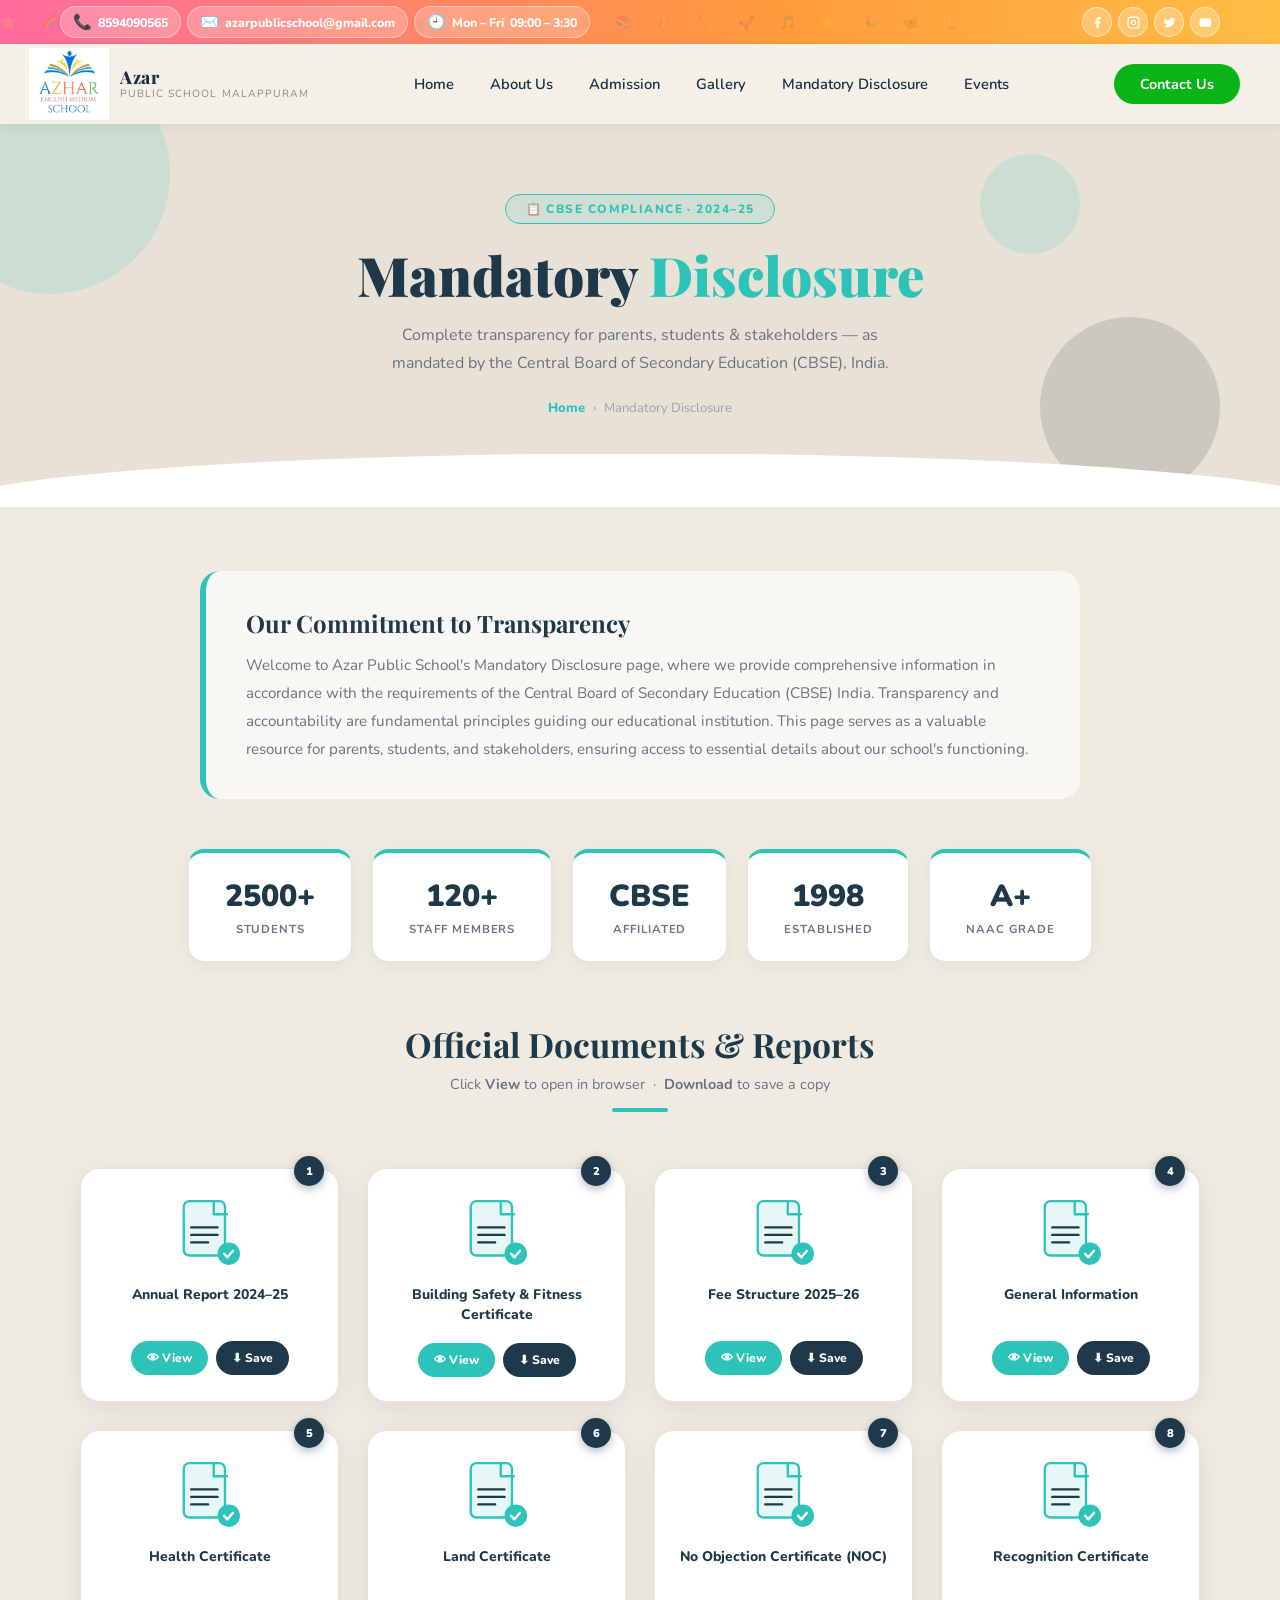
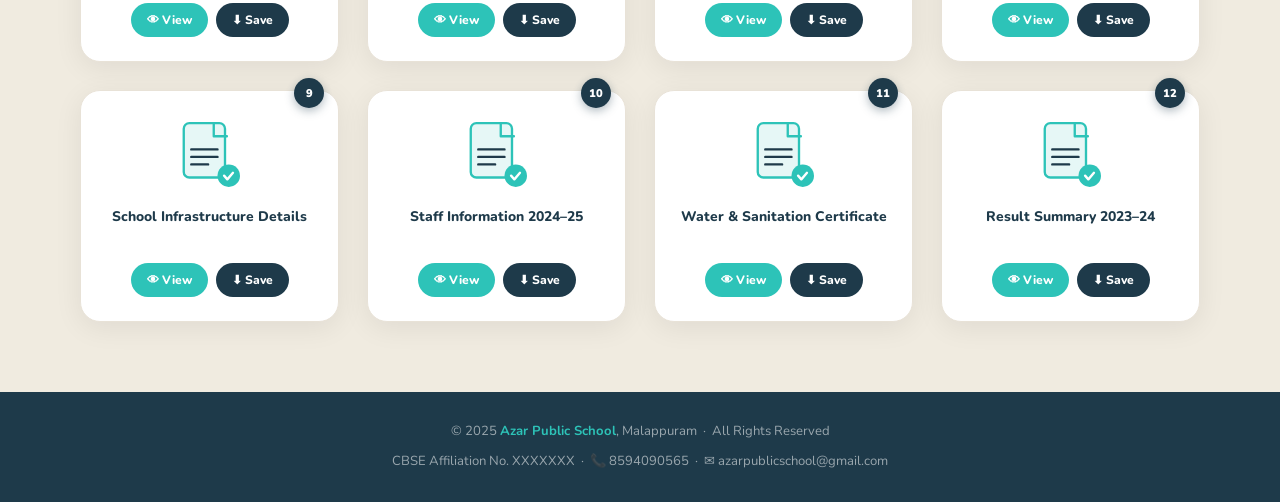
<file: manditary_discloser/index.html>
<!DOCTYPE html>
<html lang="en">
<head>
  <meta charset="UTF-8"/>
  <meta name="viewport" content="width=device-width, initial-scale=1.0"/>
  <title>Mandatory Disclosure – Azar Public School</title>
  <link href="https://fonts.googleapis.com/css2?family=Nunito:wght@400;600;700;800;900&family=Playfair+Display:wght@700;900&display=swap" rel="stylesheet"/>
  <link rel="stylesheet" href="/style.css"/>
  <style>
    /* ══════════════════════════════
       MANDATORY DISCLOSURE PAGE STYLES
       Add these to your style.css
    ══════════════════════════════ */

    /* ── HERO BANNER ── */
    .md-hero {
      background: var(--sand, #eee8da);
      position: relative;
      overflow: hidden;
      padding: 70px 40px 90px;
      text-align: center;
    }
    .md-hero::after {
      content: '';
      position: absolute;
      bottom: -2px; left: 0; right: 0;
      height: 55px;
      background: #fff;
      clip-path: ellipse(55% 100% at 50% 100%);
    }
    .md-hero-blob {
      position: absolute;
      border-radius: 50%;
      opacity: 0.15;
      pointer-events: none;
    }
    .md-hero-blob-1 { width: 240px; height: 240px; background: #2dc3b8; top: -70px; left: -70px; }
    .md-hero-blob-2 { width: 180px; height: 180px; background: #1e3a4a; bottom: 10px; right: 60px; }
    .md-hero-blob-3 { width: 100px; height: 100px; background: #2dc3b8; top: 30px; right: 200px; }

    .md-badge {
      display: inline-flex; align-items: center; gap: 7px;
      background: rgba(45,195,184,0.12);
      color: #2dc3b8;
      border: 1.5px solid #2dc3b8;
      border-radius: 50px;
      font-size: 0.75rem;
      font-weight: 800;
      letter-spacing: .12em;
      text-transform: uppercase;
      padding: 6px 20px;
      margin-bottom: 20px;
      animation: mdFadeDown .5s ease both;
    }

    .md-hero h1 {
      font-family: 'Playfair Display', serif;
      font-size: 3.4rem;
      font-weight: 900;
      color: #1e3a4a;
      line-height: 1.15;
      animation: mdFadeDown .6s ease .1s both;
    }
    .md-hero h1 em {
      font-style: normal;
      color: #2dc3b8;
    }

    .md-hero-sub {
      color: #6b7280;
      font-size: 1rem;
      margin-top: 14px;
      max-width: 540px;
      margin-left: auto; margin-right: auto;
      line-height: 1.75;
      animation: mdFadeDown .6s ease .2s both;
    }

    .md-breadcrumb {
      display: flex; justify-content: center;
      align-items: center; gap: 8px;
      margin-top: 22px;
      font-size: 0.82rem; color: #9ca3af;
      animation: mdFadeDown .6s ease .3s both;
    }
    .md-breadcrumb a { color: #2dc3b8; text-decoration: none; font-weight: 800; }

    /* ── INTRO ── */
    .md-intro {
      padding: 64px 40px 10px;
      display: flex; justify-content: center;
    }
    .md-intro-inner {
      max-width: 880px; width: 100%;
      background: #f9f7f3;
      border-radius: 20px;
      padding: 36px 40px;
      border-left: 6px solid #2dc3b8;
    }
    .md-intro-inner h2 {
      font-family: 'Playfair Display', serif;
      font-size: 1.5rem; color: #1e3a4a; margin-bottom: 12px;
    }
    .md-intro-inner p { color: #6b7280; line-height: 1.85; font-size: 0.95rem; }

    /* ── STATS ── */
    .md-stats {
      display: flex; justify-content: center;
      flex-wrap: wrap; gap: 20px;
      padding: 40px 40px 0;
      max-width: 1100px; margin: 0 auto;
    }
    .md-stat {
      background: #fff;
      border: 1.5px solid #e8e2d7;
      border-top: 4px solid #2dc3b8;
      border-radius: 16px;
      padding: 22px 36px;
      text-align: center;
      min-width: 130px;
      box-shadow: 0 4px 18px rgba(0,0,0,0.05);
      transition: transform .2s;
    }
    .md-stat:hover { transform: translateY(-4px); }
    .md-stat strong { display: block; font-size: 1.9rem; font-weight: 900; color: #1e3a4a; }
    .md-stat span { font-size: 0.72rem; color: #6b7280; text-transform: uppercase; letter-spacing: .08em; font-weight: 700; }

    /* ── SECTION HEADING ── */
    .md-section-title {
      text-align: center;
      padding: 60px 40px 16px;
    }
    .md-section-title h2 {
      font-family: 'Playfair Display', serif;
      font-size: 2.1rem; color: #1e3a4a;
    }
    .md-section-title p { color: #6b7280; margin-top: 8px; font-size: 0.9rem; }
    .md-title-line {
      width: 56px; height: 4px;
      background: #2dc3b8; border-radius: 4px;
      margin: 14px auto 0;
    }

    /* ── PDF GRID ── */
    .md-grid {
      display: grid;
      grid-template-columns: repeat(auto-fill, minmax(210px, 1fr));
      gap: 28px;
      max-width: 1200px;
      margin: 40px auto 70px;
      padding: 0 40px;
    }

    .md-card {
      background: #fff;
      border-radius: 20px;
      border: 1.5px solid #e8e2d7;
      box-shadow: 0 6px 28px rgba(0,0,0,0.07);
      padding: 30px 20px 24px;
      text-align: center;
      position: relative;
      overflow: visible;
      transition: transform .25s, box-shadow .25s, border-color .25s;
      animation: mdFadeUp .5s ease both;
    }
    .md-card:hover {
      transform: translateY(-7px);
      box-shadow: 0 18px 44px rgba(45,195,184,0.18);
      border-color: #2dc3b8;
    }

    .md-card-num {
      position: absolute;
      top: -13px; right: 14px;
      width: 30px; height: 30px;
      background: #1e3a4a;
      border-radius: 50%;
      display: flex; align-items: center; justify-content: center;
      font-size: 0.7rem; font-weight: 900; color: #fff;
      box-shadow: 0 3px 10px rgba(30,58,74,0.35);
    }

    .md-card-icon {
      width: 60px; height: 68px;
      margin: 0 auto 18px;
    }
    .md-card-icon svg { width: 100%; height: 100%; }

    .md-card h3 {
      font-size: 0.87rem;
      font-weight: 800;
      color: #1e3a4a;
      margin-bottom: 18px;
      line-height: 1.45;
      min-height: 38px;
    }

    .md-card-btns { display: flex; gap: 8px; justify-content: center; }

    .md-btn-view, .md-btn-dl {
      border: none; border-radius: 50px;
      font-family: 'Nunito', sans-serif;
      font-weight: 800; font-size: 0.76rem;
      cursor: pointer; padding: 9px 16px;
      display: flex; align-items: center; gap: 5px;
      transition: all .2s;
    }
    .md-btn-view { background: #2dc3b8; color: #fff; }
    .md-btn-view:hover { background: #22a89f; transform: scale(1.05); }
    .md-btn-dl { background: #1e3a4a; color: #fff; }
    .md-btn-dl:hover { background: #16303e; transform: scale(1.05); }

    /* ── MODAL ── */
    .md-modal {
      position: fixed; inset: 0;
      background: rgba(10,25,35,0.8);
      backdrop-filter: blur(5px);
      z-index: 9999;
      display: none;
      align-items: center; justify-content: center;
      padding: 20px;
    }
    .md-modal.open { display: flex; }

    .md-modal-box {
      background: #fff;
      border-radius: 22px;
      width: 100%; max-width: 900px;
      height: 90vh;
      display: flex; flex-direction: column;
      overflow: hidden;
      box-shadow: 0 40px 100px rgba(0,0,0,0.35);
      animation: mdPopIn .3s cubic-bezier(.34,1.56,.64,1);
    }

    .md-modal-head {
      background: #1e3a4a;
      padding: 16px 24px;
      display: flex; align-items: center; justify-content: space-between;
      flex-shrink: 0;
    }
    .md-modal-head h3 { color: #fff; font-size: 1rem; font-weight: 800; }
    .md-modal-head-right { display: flex; gap: 10px; align-items: center; }

    .md-modal-dl {
      background: #2dc3b8; color: #fff;
      border: none; border-radius: 50px;
      padding: 8px 20px;
      font-family: 'Nunito', sans-serif;
      font-weight: 800; font-size: 0.82rem;
      cursor: pointer; transition: background .2s;
      display: flex; align-items: center; gap: 6px;
    }
    .md-modal-dl:hover { background: #22a89f; }

    .md-modal-close {
      width: 34px; height: 34px;
      background: rgba(255,255,255,0.15);
      border: none; border-radius: 50%;
      color: #fff; font-size: 1.1rem;
      cursor: pointer; display: flex;
      align-items: center; justify-content: center;
      transition: background .2s;
    }
    .md-modal-close:hover { background: rgba(255,255,255,0.3); }

    .md-modal-body { flex: 1; overflow: hidden; }
    .md-modal-body iframe { width: 100%; height: 100%; border: none; }

    .md-placeholder {
      width: 100%; height: 100%;
      display: flex; flex-direction: column;
      align-items: center; justify-content: center;
      background: #f6f6f6; gap: 14px;
    }
    .md-placeholder .ph-icon { font-size: 5rem; }
    .md-placeholder p { font-weight: 800; color: #1e3a4a; font-size: 1rem; }
    .md-placeholder small { color: #9ca3af; font-size: 0.8rem; max-width: 320px; text-align: center; line-height: 1.6; }

    /* ── FOOTER ── */
    .md-footer {
      background: #1e3a4a;
      color: rgba(255,255,255,0.55);
      text-align: center;
      padding: 28px 40px;
      font-size: 0.82rem;
      line-height: 1.8;
    }
    .md-footer strong { color: #2dc3b8; }
    .md-footer a { color: rgba(255,255,255,0.55); text-decoration: none; }
    .md-footer a:hover { color: #2dc3b8; }

    /* ── KEYFRAMES ── */
    @keyframes mdFadeDown {
      from { opacity: 0; transform: translateY(-18px); }
      to   { opacity: 1; transform: translateY(0); }
    }
    @keyframes mdFadeUp {
      from { opacity: 0; transform: translateY(18px); }
      to   { opacity: 1; transform: translateY(0); }
    }
    @keyframes mdPopIn {
      from { opacity: 0; transform: scale(0.93) translateY(24px); }
      to   { opacity: 1; transform: scale(1) translateY(0); }
    }

    /* ── RESPONSIVE ── */
    @media (max-width: 768px) {
      .md-hero h1 { font-size: 2.2rem; }
      .md-grid { grid-template-columns: repeat(2, 1fr); padding: 0 20px; }
      .md-intro { padding: 40px 20px 10px; }
      .md-intro-inner { padding: 24px; }
      .md-stats { padding: 30px 20px 0; }
    }
    @media (max-width: 440px) {
      .md-grid { grid-template-columns: 1fr; }
    }
  </style>
</head>
<body>

  <!-- ── TOP BAR (your existing topbar from style.css) ── -->
  <div class="topbar">
    <div class="topbar-inner">
      <div class="topbar-left">
        <div class="topbar-item">
          <span class="emoji">📞</span> 8594090565
        </div>
        <div class="topbar-item">
          <span class="emoji">✉️</span> azarpublicschool@gmail.com
        </div>
        <div class="topbar-item">
          <span class="emoji">🕘</span> Mon – Fri &nbsp;09:00 – 3:30
        </div>
      </div>
      <div class="topbar-right">
        <a href="#" class="topbar-social-btn" aria-label="Facebook">
          <svg fill="currentColor" viewBox="0 0 24 24"><path d="M18 2h-3a5 5 0 00-5 5v3H7v4h3v8h4v-8h3l1-4h-4V7a1 1 0 011-1h3z"/></svg>
        </a>
        <a href="#" class="topbar-social-btn" aria-label="Instagram">
          <svg fill="none" stroke="currentColor" stroke-width="2" viewBox="0 0 24 24"><rect x="2" y="2" width="20" height="20" rx="5" ry="5"/><path d="M16 11.37A4 4 0 1112.63 8 4 4 0 0116 11.37z"/><line x1="17.5" y1="6.5" x2="17.51" y2="6.5"/></svg>
        </a>
        <a href="#" class="topbar-social-btn" aria-label="Twitter">
          <svg fill="currentColor" viewBox="0 0 24 24"><path d="M23 3a10.9 10.9 0 01-3.14 1.53 4.48 4.48 0 00-7.86 3v1A10.66 10.66 0 013 4s-4 9 5 13a11.64 11.64 0 01-7 2c9 5 20 0 20-11.5a4.5 4.5 0 00-.08-.83A7.72 7.72 0 0023 3z"/></svg>
        </a>
        <a href="#" class="topbar-social-btn" aria-label="YouTube">
          <svg fill="currentColor" viewBox="0 0 24 24"><path d="M22.54 6.42a2.78 2.78 0 00-1.95-1.96C18.88 4 12 4 12 4s-6.88 0-8.59.46A2.78 2.78 0 001.46 6.42 29 29 0 001 12a29 29 0 00.46 5.58 2.78 2.78 0 001.95 1.96C5.12 20 12 20 12 20s6.88 0 8.59-.46a2.78 2.78 0 001.95-1.96A29 29 0 0023 12a29 29 0 00-.46-5.58z"/><polygon fill="rgba(255,255,255,0.25)" points="9.75 15.02 15.5 12 9.75 8.98 9.75 15.02"/></svg>
        </a>
      </div>
    </div>
  </div>

  <!-- ── NAV (your existing nav from style.css) ── -->
  <nav>
    <div class="nav-inner">
      <a href="#" class="logo">
        <div class="logo-icon">
          <img style="width: 80px;" src="/Assets/AzharLogo.jpeg" alt="Azhar Logo">
        </div>
        <div class="logo-text">
          <div class="school-name">Azar</div>
          <div class="school-sub">Public School Malappuram</div>
        </div>
      </a>
      <ul class="nav-links">
        <li><a href="/">Home</a></li>
        <li><a href="#about">About Us</a></li>
        <li><a href="#admission">Admission</a></li>
        <li><a href="#gallery">Gallery</a></li>
        <li><a href="/manditary_discloser" class="active">Mandatory Disclosure</a></li>
        <li><a href="#contact">Events</a></li>
      </ul>
      <a href="#contact" class="btn-contact">Contact Us</a>
      <div class="hamburger" onclick="toggleMenu()" aria-label="Menu">
        <span></span><span></span><span></span>
      </div>
      <div class="mobile-menu" id="mobileMenu">
        <a href="/" onclick="toggleMenu()">Home</a>
        <a href="#about" onclick="toggleMenu()">About Us</a>
        <a href="#admission" onclick="toggleMenu()">Admission</a>
        <a href="#gallery" onclick="toggleMenu()">Gallery</a>
        <a href="/manditary_discloser" onclick="toggleMenu()">Mandatory Disclosure</a>
        <a href="#contact" onclick="toggleMenu()">Events</a>
      </div>
    </div>
  </nav>

  <!-- ── HERO ── -->
  <section class="md-hero">
    <div class="md-hero-blob md-hero-blob-1"></div>
    <div class="md-hero-blob md-hero-blob-2"></div>
    <div class="md-hero-blob md-hero-blob-3"></div>

    <div class="md-badge">📋 CBSE Compliance · 2024–25</div>

    <h1>Mandatory <em>Disclosure</em></h1>

    <p class="md-hero-sub">
      Complete transparency for parents, students &amp; stakeholders — as mandated by the
      Central Board of Secondary Education (CBSE), India.
    </p>

    <div class="md-breadcrumb">
      <a href="/">Home</a>
      <span>›</span>
      <span>Mandatory Disclosure</span>
    </div>
  </section>

  <!-- ── INTRO ── -->
  <div class="md-intro">
    <div class="md-intro-inner">
      <h2>Our Commitment to Transparency</h2>
      <p>
        Welcome to Azar Public School's Mandatory Disclosure page, where we provide comprehensive information
        in accordance with the requirements of the Central Board of Secondary Education (CBSE) India.
        Transparency and accountability are fundamental principles guiding our educational institution.
        This page serves as a valuable resource for parents, students, and stakeholders, ensuring access
        to essential details about our school's functioning.
      </p>
    </div>
  </div>

  <!-- ── STATS ── -->
  <div class="md-stats">
    <div class="md-stat"><strong>2500+</strong><span>Students</span></div>
    <div class="md-stat"><strong>120+</strong><span>Staff Members</span></div>
    <div class="md-stat"><strong>CBSE</strong><span>Affiliated</span></div>
    <div class="md-stat"><strong>1998</strong><span>Established</span></div>
    <div class="md-stat"><strong>A+</strong><span>NAAC Grade</span></div>
  </div>

  <!-- ── DOCUMENTS ── -->
  <div class="md-section-title">
    <h2>Official Documents &amp; Reports</h2>
    <p>Click <strong>View</strong> to open in browser &nbsp;·&nbsp; <strong>Download</strong> to save a copy</p>
    <div class="md-title-line"></div>
  </div>

  <div class="md-grid" id="mdGrid"></div>

  <!-- ── PDF MODAL ── -->
  <div class="md-modal" id="mdModal">
    <div class="md-modal-box">
      <div class="md-modal-head">
        <h3 id="mdModalTitle">Document</h3>
        <div class="md-modal-head-right">
          <button class="md-modal-dl" id="mdModalDl">⬇ Download</button>
          <button class="md-modal-close" onclick="mdClose()">✕</button>
        </div>
      </div>
      <div class="md-modal-body" id="mdModalBody"></div>
    </div>
  </div>

  <!-- ── FOOTER ── -->
  <footer class="md-footer">
    <p>© 2025 <strong>Azar Public School</strong>, Malappuram &nbsp;·&nbsp; All Rights Reserved</p>
    <p style="margin-top:6px">CBSE Affiliation No. XXXXXXX &nbsp;·&nbsp; <a href="tel:8594090565">📞 8594090565</a> &nbsp;·&nbsp; <a href="mailto:azarpublicschool@gmail.com">✉ azarpublicschool@gmail.com</a></p>
  </footer>

  <!-- ── SCRIPT ── -->
  <script>
    // ── Replace `file: null` with actual PDF paths e.g. "/pdfs/annual-report.pdf"
    const mdDocs = [
      { id:  1, title: "Annual Report 2024–25",                  file: null, icon: "📄" },
      { id:  2, title: "Building Safety & Fitness Certificate",  file: null, icon: "🏗️" },
      { id:  3, title: "Fee Structure 2025–26",                  file: null, icon: "💰" },
      { id:  4, title: "General Information",                    file: null, icon: "ℹ️" },
      { id:  5, title: "Health Certificate",                     file: null, icon: "🏥" },
      { id:  6, title: "Land Certificate",                       file: null, icon: "🗺️" },
      { id:  7, title: "No Objection Certificate (NOC)",         file: null, icon: "✅" },
      { id:  8, title: "Recognition Certificate",                file: null, icon: "🎖️" },
      { id:  9, title: "School Infrastructure Details",          file: null, icon: "🏫" },
      { id: 10, title: "Staff Information 2024–25",              file: null, icon: "👩‍🏫" },
      { id: 11, title: "Water & Sanitation Certificate",         file: null, icon: "💧" },
      { id: 12, title: "Result Summary 2023–24",                 file: null, icon: "📊" },
    ];

    // ── Render cards
    const grid = document.getElementById('mdGrid');
    mdDocs.forEach((doc, i) => {
      const delay = `${i * 0.055}s`;
      grid.innerHTML += `
        <div class="md-card" style="animation-delay:${delay}">
          <div class="md-card-num">${i + 1}</div>
          <div class="md-card-icon">
            <svg viewBox="0 0 64 72" fill="none" xmlns="http://www.w3.org/2000/svg">
              <rect x="4" y="2" width="44" height="58" rx="6" fill="#e6f7f6" stroke="#2dc3b8" stroke-width="2.5"/>
              <path d="M36 2v14h14" stroke="#2dc3b8" stroke-width="2.5" stroke-linecap="round" stroke-linejoin="round"/>
              <path d="M12 30h28M12 38h28M12 46h18" stroke="#1e3a4a" stroke-width="2.5" stroke-linecap="round"/>
              <circle cx="52" cy="58" r="12" fill="#2dc3b8"/>
              <path d="M47 58l3.5 4 6-7" stroke="white" stroke-width="2.5" stroke-linecap="round" stroke-linejoin="round"/>
            </svg>
          </div>
          <h3>${doc.title}</h3>
          <div class="md-card-btns">
            <button class="md-btn-view" onclick="mdOpen(${doc.id})">👁 View</button>
            <button class="md-btn-dl"   onclick="mdDownload(${doc.id})">⬇ Save</button>
          </div>
        </div>`;
    });

    // ── Open modal
    function mdOpen(id) {
      const doc = mdDocs.find(d => d.id === id);
      document.getElementById('mdModalTitle').textContent = doc.title;
      document.getElementById('mdModalDl').onclick = () => mdDownload(id);

      const body = document.getElementById('mdModalBody');
      body.innerHTML = doc.file
        ? `<iframe src="${doc.file}#toolbar=1" title="${doc.title}"></iframe>`
        : `<div class="md-placeholder">
             <div class="ph-icon">${doc.icon}</div>
             <p>${doc.title}</p>
             <small>To display this PDF, set <code>file: "/your-path.pdf"</code> in the <code>mdDocs</code> array inside the script.</small>
           </div>`;

      document.getElementById('mdModal').classList.add('open');
      document.body.style.overflow = 'hidden';
    }

    // ── Close modal
    function mdClose() {
      document.getElementById('mdModal').classList.remove('open');
      document.getElementById('mdModalBody').innerHTML = '';
      document.body.style.overflow = '';
    }

    // ── Click backdrop to close
    document.getElementById('mdModal').addEventListener('click', function(e) {
      if (e.target === this) mdClose();
    });

    // ── ESC to close
    document.addEventListener('keydown', e => { if (e.key === 'Escape') mdClose(); });

    // ── Download
    function mdDownload(id) {
      const doc = mdDocs.find(d => d.id === id);
      if (doc.file) {
        const a = document.createElement('a');
        a.href = doc.file;
        a.download = doc.title.replace(/\s+/g, '_') + '.pdf';
        a.click();
      } else {
        alert(`"${doc.title}"\n\nPlease link a real PDF path in the mdDocs array to enable download.`);
      }
    }

    // ── Mobile menu toggle (matches your existing site)
    function toggleMenu() {
      const menu = document.getElementById('mobileMenu');
      menu.classList.toggle('open');
    }
  </script>

</body>
</html>
</file>
<file: style.css>
*, *::before, *::after { box-sizing: border-box; margin: 0; padding: 0; }

    :root {
      --teal: #0dc9b1;
      --teal-dark: #09a898;
      --navy: #1a2e44;
      --cream: #f4f0e8;
      --sand: #e8e2d6;
      --gold: #f5c842;
      --light-blue: #d6eaf5;
      --blob-blue: #c8dfe8;
    }

    html { scroll-behavior: smooth; }

    body {
      font-family: 'Nunito', sans-serif;
      background-color: var(--cream);
      color: var(--navy);
      overflow-x: hidden;
    }

    /* ─── FUN TOP BAR ─── */
    .topbar {
      background: linear-gradient(90deg, #ff6b9d, #ff9a3c, #ffcf48, #0dc9b1, #5b8fff, #c77dff);
      background-size: 300% 100%;
      animation: rainbowShift 6s ease infinite;
      padding: 0;
      overflow: hidden;
      position: relative;
    }
    @keyframes rainbowShift {
      0%   { background-position: 0% 50%; }
      50%  { background-position: 100% 50%; }
      100% { background-position: 0% 50%; }
    }
    .topbar::before {
      content: '⭐ 🌈 🎒 📚 🎨 ✏️ 🚀 🎵 🌟 🎉 🦋 🏆 ⭐ 🌈 🎒 📚 🎨 ✏️ 🚀 🎵 🌟 🎉 🦋 🏆';
      position: absolute;
      top: 0; left: 0;
      width: 200%;
      height: 100%;
      display: flex;
      align-items: center;
      font-size: 0.85rem;
      letter-spacing: 10px;
      opacity: 0.18;
      white-space: nowrap;
      animation: scrollEmoji 20s linear infinite;
      pointer-events: none;
    }
    @keyframes scrollEmoji {
      0%   { transform: translateX(0); }
      100% { transform: translateX(-50%); }
    }
    .topbar-inner {
      max-width: 1200px;
      margin: 0 auto;
      padding: 0 20px;
      display: flex;
      justify-content: space-between;
      align-items: center;
      flex-wrap: wrap;
      gap: 6px;
      position: relative;
      z-index: 2;
      min-height: 44px;
    }
    .topbar-left { display: flex; gap: 6px; flex-wrap: wrap; align-items: center; }
    .topbar-item {
      display: flex;
      align-items: center;
      gap: 6px;
      background: rgba(255,255,255,0.22);
      color: #fff;
      font-weight: 800;
      font-size: 0.78rem;
      padding: 5px 12px;
      border-radius: 50px;
      border: 1.5px solid rgba(255,255,255,0.4);
      backdrop-filter: blur(4px);
      transition: transform 0.2s, background 0.2s;
    }
    .topbar-item:hover { transform: scale(1.06); background: rgba(255,255,255,0.35); }
    .topbar-item .emoji { font-size: 0.95rem; display: inline-block; animation: wiggle 2s ease-in-out infinite; }
    .topbar-item:nth-child(2) .emoji { animation-delay: 0.3s; }
    .topbar-item:nth-child(3) .emoji { animation-delay: 0.6s; }
    @keyframes wiggle {
      0%,100% { transform: rotate(0deg); }
      25%      { transform: rotate(-12deg); }
      75%      { transform: rotate(12deg); }
    }
    .topbar-right { display: flex; gap: 6px; align-items: center; }
    .topbar-social-btn {
      width: 30px; height: 30px;
      background: rgba(255,255,255,0.25);
      border: 1.5px solid rgba(255,255,255,0.5);
      border-radius: 50%;
      display: flex; align-items: center; justify-content: center;
      color: #fff;
      text-decoration: none;
      transition: transform 0.2s, background 0.2s;
    }
    .topbar-social-btn:hover { transform: scale(1.2) rotate(10deg); background: rgba(255,255,255,0.45); }
    .topbar-social-btn svg { width: 13px; height: 13px; }

    /* ─── NAV ─── */
    nav {
      background: var(--cream);
      padding: 0 24px;
      position: sticky;
      top: 0;
      z-index: 100;
      box-shadow: 0 2px 12px rgba(0,0,0,0.07);
    }
    .nav-inner {
      max-width: 1200px;
      margin: 0 auto;
      display: flex;
      align-items: center;
      justify-content: space-between;
      height: 80px;
    }
    .logo { display: flex; align-items: center; gap: 12px; text-decoration: none; }
    .logo-icon {
      width: 58px; height: 58px;
      background: var(--navy);
      border-radius: 50%;
      display: flex;
      align-items: center;
      justify-content: center;
      flex-shrink: 0;
    }
    .logo-icon svg { width: 32px; height: 32px; }
    .logo-text .school-name {
      font-family: 'Playfair Display', serif;
      font-weight: 800;
      font-size: 1.1rem;
      margin-left: 10px;
      color: var(--navy);
      line-height: 1.1;
      letter-spacing: 0.04em;
    }
    .logo-text .school-sub {
      font-size: 0.65rem;
      color: #888;
      margin-left: 10px;
      letter-spacing: 0.1em;
      text-transform: uppercase;
    }

    .nav-links {
      display: flex;
      list-style: none;
      gap: 36px;
    }
    .nav-links a {
      text-decoration: none;
      font-weight: 600;
      font-size: 0.92rem;
      color: var(--navy);
      position: relative;
      padding-bottom: 4px;
      transition: color 0.2s;
    }
    .nav-links a::after {
      content: '';
      position: absolute;
      bottom: 0; left: 0;
      width: 0; height: 2px;
      background: #b40909;
      border-radius: 2px;
      transition: width 0.25s;
    }
    .nav-links a:hover { color: #09b417; }
    .nav-links a:hover::after { width: 100%; }

    .btn-contact {
      background: #09b417;
      color: #fff;
      font-weight: 700;
      font-size: 0.9rem;
      padding: 10px 26px;
      border-radius: 50px;
      text-decoration: none;
      transition: background 0.2s, transform 0.15s;
      white-space: nowrap;
    }
    .btn-contact:hover { background: var(--gold-dark); transform: translateY(-1px); }

    /* hamburger */
    .hamburger {
      display: none;
      flex-direction: column;
      gap: 5px;
      cursor: pointer;
      padding: 4px;
    }
    .hamburger span {
      width: 26px; height: 2.5px;
      background: var(--navy);
      border-radius: 2px;
      transition: all 0.3s;
    }
    .mobile-menu {
      display: none;
      flex-direction: column;
      gap: 0;
      background: #fff;
      border-top: 1px solid var(--sand);
      padding: 12px 0;
    }
    .mobile-menu.open { display: flex; }
    .mobile-menu a {
      padding: 12px 24px;
      text-decoration: none;
      font-weight: 600;
      color: var(--navy);
      border-bottom: 1px solid var(--sand);
    }
    .mobile-menu a:last-child { border-bottom: none; }

    /* ─── HERO SLIDER ─── */
    .hero {
      min-height: 88vh;
      position: relative;
      overflow: hidden;
    }

    .hero-slider {
      position: relative;
      width: 100%;
      height: 100%;
      min-height: 88vh;
    }

    /* ── Each slide ── */
    .hero-slide {
      position: absolute;
      inset: 0;
      min-height: 88vh;
      display: flex;
      align-items: center;
      opacity: 0;
      pointer-events: none;
      transition: opacity 0.85s ease, transform 0.85s ease;
      transform: translateX(40px);
      overflow: hidden;
    }
    .hero-slide.active {
      opacity: 1;
      pointer-events: auto;
      transform: translateX(0);
      position: relative;
    }
    .hero-slide.exit {
      opacity: 0;
      transform: translateX(-40px);
    }

    /* ── Theme backgrounds ── */
    .hero-slide[data-theme="teal"]   { background: #f0faf8; }
    .hero-slide[data-theme="red"] { background: #faf5ff; }
    .hero-slide[data-theme="orange"] { background: #fff8f0; }
    .hero-slide[data-theme="navy"]   { background: #f0f4ff; }

    /* ── Blob per slide ── */
    .slide-blob {
      position: absolute;
      right: -60px;
      top: 50%;
      transform: translateY(-50%);
      width: 680px; height: 580px;
      border-radius: 60% 40% 55% 45% / 50% 60% 40% 50%;
      z-index: 0;
      animation: blobFloat 7s ease-in-out infinite;
      transition: background 0.85s ease;
    }
    [data-theme="teal"]   .slide-blob { background: #c8dfe8; }
    [data-theme="red"] .slide-blob { background: #ffd5d5; }
    [data-theme="orange"] .slide-blob { background: #fed7aa; }
    [data-theme="navy"]   .slide-blob { background: #bfdbfe; }

    @keyframes blobFloat {
      0%,100% { border-radius: 60% 40% 55% 45% / 50% 60% 40% 50%; }
      50%      { border-radius: 45% 55% 40% 60% / 60% 45% 55% 40%; }
    }

    /* decorative */
    .slide-deco { position: absolute; z-index: 1; }
    .deco-book  { top: 110px; left: 50%; transform: translateX(-50%); opacity: 0.9; }
    .deco-star  { bottom: 110px; left: 50%; transform: translateX(-15%); }
    .deco-flask { right: 50px; bottom: 200px; opacity: 0.85; }

    /* ── Hero inner grid ── */
    .hero-inner {
      max-width: 1200px;
      margin: 0 auto;
      padding: 80px 24px 60px;
      display: grid;
      grid-template-columns: 1fr 1fr;
      align-items: center;
      gap: 40px;
      position: relative;
      z-index: 3;
      width: 100%;
    }

    /* ── Text ── */
    .hero-text { max-width: 540px; }

    .hero-badge {
      display: inline-flex;
      align-items: center;
      gap: 8px;
      font-weight: 700;
      font-size: 0.78rem;
      letter-spacing: 0.1em;
      text-transform: uppercase;
      padding: 6px 16px;
      border-radius: 50px;
      margin-bottom: 20px;
      border: 1px solid;
      transition: all 0.4s;
    }
    .hero-badge span { width: 6px; height: 6px; border-radius: 50%; }

    [data-theme="teal"]   .hero-badge { background:rgba(13,201,177,0.12);  color:#09a898; border-color:rgba(13,201,177,0.3); }
    [data-theme="teal"]   .hero-badge span { background:#0dc9b1; }
    [data-theme="red"] .hero-badge { background:rgba(247, 85, 85, 0.12);  color:#ea3333; border-color:rgba(168,85,247,0.3); }
    [data-theme="red"] .hero-badge span { background:#e25555; }
    [data-theme="orange"] .hero-badge { background:rgba(249,115,22,0.12);  color:#ea580c; border-color:rgba(249,115,22,0.3); }
    [data-theme="orange"] .hero-badge span { background:#f97316; }
    [data-theme="navy"]   .hero-badge { background:rgba(251,191,36,0.15);  color:#b45309; border-color:rgba(251,191,36,0.4); }
    [data-theme="navy"]   .hero-badge span { background:#fbbf24; }

    .hero-title {
      font-family: 'Playfair Display', serif;
      font-size: clamp(4.4rem, 6vw, 4.6rem);
      font-weight: 900;
      line-height: 1.1;
      color: var(--navy);
      margin-bottom: 20px;
    }

    [data-theme="teal"]   .hero-title .accent { color: #0dc9b1; }
    [data-theme="red"] .hero-title .accent { color: #f75555; }
    [data-theme="orange"] .hero-title .accent { color: #f97316; }
    [data-theme="navy"]   .hero-title .accent { color: #fbbf24; }

    .hero-desc {
      font-size: 1.05rem;
      line-height: 1.7;
      color: #4a5568;
      max-width: 440px;
      margin-bottom: 36px;
    }

    .hero-cta { display: flex; gap: 14px; flex-wrap: wrap; align-items: center; }

    .btn-primary {
      color: #fff;
      font-weight: 800;
      font-size: 0.95rem;
      padding: 14px 32px;
      border-radius: 50px;
      text-decoration: none;
      transition: all 0.25s;
    }
    [data-theme="teal"]   .btn-primary { background:#0dc9b1; box-shadow:0 4px 20px rgba(13,201,177,0.4); }
    [data-theme="teal"]   .btn-primary:hover { background:#09a898; transform:translateY(-2px); }
    [data-theme="red"] .btn-primary { background:#f75555; box-shadow:0 4px 20px rgba(247, 85, 85, 0.4); }
    [data-theme="red"] .btn-primary:hover { background:#ea3333; transform:translateY(-2px); }
    [data-theme="orange"] .btn-primary { background:#f97316; box-shadow:0 4px 20px rgba(249,115,22,0.4); }
    [data-theme="orange"] .btn-primary:hover { background:#ea580c; transform:translateY(-2px); }
    [data-theme="navy"]   .btn-primary { background:#1a2e44; box-shadow:0 4px 20px rgba(26,46,68,0.35); }
    [data-theme="navy"]   .btn-primary:hover { background:#0f1e2e; transform:translateY(-2px); }

    .btn-secondary {
      color: var(--navy);
      font-weight: 700;
      font-size: 0.95rem;
      text-decoration: none;
      display: flex;
      align-items: center;
      gap: 8px;
      transition: gap 0.2s, color 0.2s;
    }
    .btn-secondary svg { width: 20px; height: 20px; }
    [data-theme="teal"]   .btn-secondary:hover { color:#0dc9b1; gap:12px; }
    [data-theme="red"] .btn-secondary:hover { color:#f75555; gap:12px; }
    [data-theme="orange"] .btn-secondary:hover { color:#f97316; gap:12px; }
    [data-theme="navy"]   .btn-secondary:hover { color:#fbbf24; gap:12px; }

    /* ── Image area ── */
    .hero-image-wrap {
      position: relative;
      display: flex;
      justify-content: center;
      align-items: flex-end;
    }
    .hero-img-placeholder {
      width: 100%;
      max-width: 480px;
      height: 460px;
      border-radius: 40% 60% 55% 45% / 45% 40% 60% 55%;
      display: flex;
      align-items: flex-end;
      justify-content: center;
      overflow: hidden;
      position: relative;
      animation: blobFloat 8s ease-in-out infinite reverse;
      transition: background 0.85s;
    }
    [data-theme="teal"]   .hero-img-placeholder { background: linear-gradient(145deg,#c2d9e8,#a8c8d8); }
    [data-theme="red"] .hero-img-placeholder { background: linear-gradient(145deg,#feb4b4,#fc8484); }
    [data-theme="orange"] .hero-img-placeholder { background: linear-gradient(145deg,#fed7aa,#fb923c); }
    [data-theme="navy"]   .hero-img-placeholder { background: linear-gradient(145deg,#93c5fd,#60a5fa); }

    .hero-img-placeholder img {
      width: 100%; height: 100%;
      object-fit: cover;
      object-position: top center;
    }
    .hero-img-placeholder .img-label {
      position: absolute; inset: 0;
      display: flex; flex-direction: column;
      align-items: center; justify-content: center;
      color: rgba(255,255,255,0.85);
      font-weight: 700; font-size: 1.1rem; gap: 8px;
      pointer-events: none;
    }
    .hero-img-placeholder .img-label svg { width: 40px; height: 40px; opacity: 0.7; }

    /* ── Float cards ── */
    .float-card {
      position: absolute;
      background: #fff;
      border-radius: 16px;
      padding: 12px 16px;
      box-shadow: 0 8px 32px rgba(0,0,0,0.12);
      display: flex;
      align-items: center;
      gap: 10px;
      animation: cardFloat 4s ease-in-out infinite;
      white-space: nowrap;
    }
    @keyframes cardFloat {
      0%,100% { transform: translateY(0); }
      50%      { transform: translateY(-8px); }
    }


     .float {
      position: absolute;
      border-radius: 16px;
      
      align-items: center;
      animation: cardFloat 3s ease-in-out infinite;
      white-space: nowrap;
    }
    @keyframes cardFloat {
      0%,100% { transform: translateY(0); }
      50%      { transform: translateY(-18px); }
    }

  .float1 {
      position: absolute;
      border-radius: 16px;
      
      align-items: center;
      animation: cardFloat 5s ease-in-out infinite;
      white-space: nowrap;
    }
    @keyframes cardFloat {
      0%,100% { transform: translateY(0); }
      50%      { transform: translateY(-12px); }
    }


    .float-card.card1 { bottom: 40px; left: -20px; animation-delay: 0s; }
    .float-card.card2 { top: 30px; right: -10px; animation-delay: 1.5s; }
    .card-icon { width: 36px; height: 36px; border-radius: 10px; display:flex; align-items:center; justify-content:center; flex-shrink:0; }
    .card-icon.green { background: rgba(13,201,177,0.15); }
    .card-icon.gold  { background: rgba(245,200,66,0.2); }
    .card-icon svg   { width: 20px; height: 20px; }
    .card-text .card-num   { font-weight: 900; font-size: 1rem; color: var(--navy); }
    .card-text .card-label { font-size: 0.72rem; color: #888; }

    /* ── Slider navigation dots ── */
    .slider-dots {
      position: absolute;
      bottom: 28px;
      left: 50%;
      transform: translateX(-50%);
      display: flex;
      gap: 10px;
      z-index: 10;
    }
    .dot {
      width: 10px; height: 10px;
      border-radius: 50%;
      border: none;
      background: rgba(175, 34, 34, 0.25);
      cursor: pointer;
      transition: all 0.3s;
      padding: 0;
    }
    .dot.active { width: 28px; border-radius: 5px; background: var(--navy); }

    /* ── Progress bar ── */
    .slider-progress {
      position: absolute;
      bottom: 0; left: 0;
      width: 100%; height: 3px;
      background: rgba(0,0,0,0.08);
      z-index: 10;
    }
    .slider-progress-bar {
      height: 100%;
      width: 0%;
      background: var(rgb(214, 53, 53));
      transition: width linear;
    }

    /* ── Arrows ── */
    .slider-arrow {
      position: absolute;
      top: 50%;
      transform: translateY(-50%);
      z-index: 10;
      width: 44px; height: 44px;
      border-radius: 50%;
      background: rgba(255,255,255,0.85);
      border: none;
      cursor: pointer;
      display: flex; align-items: center; justify-content: center;
      box-shadow: 0 4px 16px rgba(0,0,0,0.12);
      transition: all 0.2s;
      backdrop-filter: blur(4px);
    }
    .slider-arrow svg { width: 20px; height: 20px; color: var(--navy); }
    .slider-arrow:hover { background: #fff; transform: translateY(-50%) scale(1.1); box-shadow: 0 6px 24px rgba(0,0,0,0.18); }
    .arrow-prev { left: 20px; }
    .arrow-next { right: 20px; }

    /* dot colors per theme */
    .hero-slide[data-theme="teal"].active   ~ .slider-dots .dot.active,
    .hero-slide[data-theme="teal"]   .dot.active { background: #c90d0d; }
    .hero-slide[data-theme="red"] .dot.active { background: #f75555; }
    .hero-slide[data-theme="orange"] .dot.active { background: #f97316; }
    .hero-slide[data-theme="navy"]   .dot.active { background: #1a2e44; }

    /* ─── STATS BAR ─── */
    .stats-bar {
      background: #d22613;
      padding: 28px 24px;
    }
  

    .stats-inner {
      max-width: 1200px;
      margin: 0 auto;
      display: flex;
      justify-content: space-around;
      align-items: center;
      flex-wrap: wrap;
      gap: 20px;
    }
    .stat-item { text-align: center; color: #fff; }
    .stat-num {
      font-family: 'Playfair Display', serif;
      font-size: 2.5rem;
      font-weight: 900;
      color: var(#d02013);
      line-height: 1;
    }
    .stat-label { font-size: 1rem; color: rgba(255,255,255,0.65); margin-top: 4px; letter-spacing: 0.06em; text-transform: uppercase; }
    .stat-divider { width: 1px; height: 40px; background: rgba(255,255,255,0.15); }

    /* ─── FEATURES ─── */
    .features {
      padding: 100px 24px;
      background: var(--cream);
    }
    .section-header { text-align: center; margin-bottom: 60px; }
    .section-tag {
      display: inline-block;
      font-size: 1rem;
      font-weight: 700;
      letter-spacing: 0.12em;
      text-transform: uppercase;
      color: var(--teal-dark);
      background: rgba(13,201,177,0.1);
      padding: 5px 14px;
      border-radius: 50px;
      margin-bottom: 14px;
    }
    .section-title {
      font-family: 'Playfair Display', serif;
      font-size: clamp(2.8rem, 4.5vw, 3.6rem);
      font-weight: 900;
      color: var(--navy);
      margin-bottom: 14px;
    }
    .section-title .accent { color: var(--teal); }
    .section-desc { font-size: 1.2rem; color: #561313; max-width: 520px; margin: 0 auto; line-height: 1.7; }

    .features-grid {
      max-width: 1100px;
      margin: 0 auto;
      display: grid;
      grid-template-columns: repeat(3, 1fr);
      gap: 28px;
    }
    .feature-card {
      background: #fff;
      border-radius: 20px;
      padding: 32px 28px;
      box-shadow: 0 4px 24px rgba(0,0,0,0.07);
      border: 1px solid rgba(0,0,0,0.04);
      transition: transform 0.25s, box-shadow 0.25s;
      position: relative;
      overflow: hidden;
    }
    .feature-card::before {
      content: '';
      position: absolute;
      top: 0; left: 0;
      width: 4px; height: 0;
      background: var(--teal);
      border-radius: 0 0 4px 0;
      transition: height 0.3s;
    }
    .feature-card:hover { transform: translateY(-6px); box-shadow: 0 12px 40px rgba(0,0,0,0.12); }
    .feature-card:hover::before { height: 100%; }
    .feature-icon {
      width: 52px; height: 52px;
      background: rgba(13,201,177,0.12);
      border-radius: 14px;
      display: flex; align-items: center; justify-content: center;
      margin-bottom: 20px;
    }
    .feature-icon svg { width: 26px; height: 26px; color: var(--teal-dark); }
    .feature-card h3 { font-weight: 800; font-size: 1.5rem; color: var(--navy); margin-bottom: 10px; }
    .feature-card p { font-size: 1.1rem; color: #666; line-height: 1.65; }

    /* ─── ABOUT ─── */
    .about {
      padding: 100px 24px;
      background: linear-gradient(135deg, var(--navy) 0%, #1e3a5a 100%);
      position: relative;
      overflow: hidden;
    }
    .about::before {
      content: '';
      position: absolute;
      top: -100px; right: -100px;
      width: 500px; height: 500px;
      background: rgba(13,201,177,0.06);
      border-radius: 50%;
    }
    .about-inner {
      max-width: 1100px;
      margin: 0 auto;
      display: grid;
      grid-template-columns: 1fr 1fr;
      gap: 60px;
      align-items: center;
    }
    .about-image {
      position: relative;
    }
    .about-img-box {
      width: 100%;
      height: 400px;
      background: linear-gradient(145deg, #2a4a6a, #1e3a5a);
      border-radius: 24px;
      overflow: hidden;
      border: 2px solid rgba(13,201,177,0.2);
      display: flex;
      align-items: center;
      justify-content: center;
      color: rgba(255,255,255,0.4);
      font-size: 0.9rem;
      flex-direction: column;
      gap: 12px;
    }
    .about-img-box svg { width: 48px; height: 48px; opacity: 0.4; }
    .about-accent-box {
      position: absolute;
      bottom: -20px;
      right: -20px;
      background: var(--gold);
      color: #fff;
      border-radius: 16px;
      padding: 20px 24px;
      text-align: center;
      box-shadow: 0 8px 32px rgba(201, 13, 13, 0.4);
    }
    .about-accent-box .big { font-family: 'Playfair Display', serif; font-size: 2.2rem; font-weight: 900; }
    .about-accent-box .small { font-size: 0.78rem; opacity: 0.85; }

    .about-content .section-tag { background: rgba(13,201,177,0.15); }
    .about-content .section-title { text-align: left; color: #fff; }
    .about-content .section-desc { text-align: left; color: rgba(255,255,255,0.65); margin: 0 0 28px; }
    .about-list { list-style: none; display: flex; flex-direction: column; gap: 14px; margin-bottom: 32px; }
    .about-list li {
      display: flex; align-items: flex-start; gap: 12px;
      color: rgba(255,255,255,0.8); font-size: 0.95rem; line-height: 1.5;
    }
    .check-icon {
      width: 22px; height: 22px; flex-shrink: 0;
      background: rgba(13,201,177,0.2);
      border-radius: 50%;
      display: flex; align-items: center; justify-content: center;
      margin-top: 1px;
    }
    .check-icon svg { width: 12px; height: 12px; color: var(--teal); }

    /* ─── GALLERY ─── */
    .gallery { padding: 100px 24px; background: var(--sand); }
    .gallery-grid {
      max-width: 1100px;
      margin: 0 auto;
      display: grid;
      grid-template-columns: repeat(4, 1fr);
      grid-template-rows: 220px 220px;
      gap: 16px;
    }
    .gallery-item {
      border-radius: 16px;
      overflow: hidden;
      background: var(--light-blue);
      position: relative;
      transition: transform 0.25s;
      cursor: pointer;
    }
    .gallery-item:hover { transform: scale(1.02); }
    .gallery-item.tall { grid-row: span 2; }
    .gallery-item.wide { grid-column: span 2; }
    .gallery-item img { width: 100%; height: 100%; object-fit: cover; }
    .gallery-placeholder {
      width: 100%; height: 100%;
      display: flex; flex-direction: column; align-items: center; justify-content: center;
      background: linear-gradient(135deg, var(--light-blue), var(--blob-blue));
      color: rgba(26,46,68,0.45);
      font-size: 0.82rem;
      font-weight: 600;
      gap: 10px;
    }
    .gallery-placeholder svg { width: 32px; height: 32px; opacity: 0.5; }
    .gallery-overlay {
      position: absolute; inset: 0;
      background: rgba(13,201,177,0);
      transition: background 0.25s;
      display: flex; align-items: center; justify-content: center;
    }
    .gallery-item:hover .gallery-overlay { background: rgba(13,201,177,0.15); }

    /* ─── ADMISSION ─── */
    .admission {
      padding: 100px 24px;
      background: var(--cream);
    }
    .admission-inner {
      max-width: 1100px;
      margin: 0 auto;
      display: grid;
      grid-template-columns: 1fr 1fr;
      gap: 60px;
      align-items: center;
    }
    .steps { display: flex; flex-direction: column; gap: 20px; }
    .step-item {
      display: flex;
      gap: 18px;
      align-items: flex-start;
      background: #fff;
      border-radius: 16px;
      padding: 20px;
      box-shadow: 0 2px 12px rgba(0,0,0,0.06);
      border: 1px solid rgba(0,0,0,0.04);
      transition: border-color 0.2s;
    }
    .step-item:hover { border-color: var(--teal); }
    .step-num {
      width: 40px; height: 40px; flex-shrink: 0;
      background: var(--navy);
      color: #fff;
      border-radius: 12px;
      display: flex; align-items: center; justify-content: center;
      font-weight: 900;
      font-size: 1rem;
    }
    .step-body h4 { font-weight: 800; color: var(--navy); margin-bottom: 4px; }
    .step-body p { font-size: 0.88rem; color: #666; line-height: 1.5; }

    .admission-cta-box {
      background: linear-gradient(135deg, var(--teal) 0%, #09b8a0 100%);
      border-radius: 24px;
      padding: 48px 40px;
      color: #fff;
      position: relative;
      overflow: hidden;
    }
    .admission-cta-box::before {
      content: '';
      position: absolute;
      top: -40px; right: -40px;
      width: 200px; height: 200px;
      background: rgba(255,255,255,0.1);
      border-radius: 50%;
    }
    .admission-cta-box h3 {
      font-family: 'Playfair Display', serif;
      font-size: 1.8rem;
      font-weight: 900;
      margin-bottom: 12px;
    }
    .admission-cta-box p { font-size: 0.95rem; opacity: 0.9; line-height: 1.6; margin-bottom: 28px; }
    .btn-white {
      background: #fff;
      color: var(--teal-dark);
      font-weight: 800;
      padding: 13px 30px;
      border-radius: 50px;
      text-decoration: none;
      font-size: 0.9rem;
      display: inline-block;
      transition: all 0.2s;
    }
    .btn-white:hover { transform: translateY(-2px); box-shadow: 0 6px 24px rgba(0,0,0,0.15); }

    /* ─── CONTACT ─── */
    .contact { padding: 100px 24px; background: var(--sand); }
    .contact-grid {
      max-width: 1100px;
      margin: 0 auto;
      display: grid;
      grid-template-columns: 1fr 1.2fr;
      gap: 60px;
      align-items: start;
    }
    .contact-info h2 {
      font-family: 'Playfair Display', serif;
      font-size: 2rem;
      font-weight: 900;
      color: var(--navy);
      margin-bottom: 14px;
    }
    .contact-info p { color: #666; line-height: 1.7; margin-bottom: 32px; }
    .contact-items { display: flex; flex-direction: column; gap: 18px; }
    .contact-item {
      display: flex; gap: 14px; align-items: flex-start;
    }
    .contact-item-icon {
      width: 42px; height: 42px; flex-shrink: 0;
      background: var(--navy);
      border-radius: 12px;
      display: flex; align-items: center; justify-content: center;
    }
    .contact-item-icon svg { width: 20px; height: 20px; color: var(--teal); }
    .contact-item-body strong { font-weight: 700; color: var(--navy); font-size: 0.85rem; display: block; }
    .contact-item-body span { color: #666; font-size: 0.9rem; }

    .contact-form {
      background: #fff;
      border-radius: 24px;
      padding: 40px;
      box-shadow: 0 4px 28px rgba(0,0,0,0.08);
    }
    .contact-form h3 { font-weight: 800; font-size: 1.3rem; color: var(--navy); margin-bottom: 24px; }
    .form-group { margin-bottom: 18px; }
    .form-group label { display: block; font-weight: 700; font-size: 0.83rem; color: var(--navy); margin-bottom: 7px; letter-spacing: 0.03em; }
    .form-group input,
    .form-group textarea,
    .form-group select {
      width: 100%;
      padding: 12px 16px;
      border: 1.5px solid #e0dcd4;
      border-radius: 10px;
      font-family: 'Nunito', sans-serif;
      font-size: 0.92rem;
      color: var(--navy);
      background: var(--cream);
      transition: border-color 0.2s, box-shadow 0.2s;
      outline: none;
    }
    .form-group input:focus,
    .form-group textarea:focus,
    .form-group select:focus {
      border-color: var(--teal);
      box-shadow: 0 0 0 3px rgba(13,201,177,0.12);
    }
    .form-group textarea { resize: vertical; min-height: 110px; }
    .form-row { display: grid; grid-template-columns: 1fr 1fr; gap: 16px; }
    .btn-submit {
      width: 100%;
      background: var(--navy);
      color: #fff;
      font-weight: 800;
      font-size: 0.95rem;
      padding: 14px;
      border: none;
      border-radius: 12px;
      cursor: pointer;
      transition: background 0.2s, transform 0.15s;
      font-family: 'Nunito', sans-serif;
    }
    .btn-submit:hover { background: var(--teal); transform: translateY(-1px); }

    /* ─── FOOTER ─── */
    footer {
      background: var(--navy);
      color: rgba(255,255,255,0.75);
      padding: 60px 24px 24px;
    }
    .footer-inner {
      max-width: 1200px;
      margin: 0 auto;
    }
    .footer-top {
      display: grid;
      grid-template-columns: 1.5fr 1fr 1fr 1fr;
      gap: 40px;
      margin-bottom: 48px;
    }
    .footer-brand .logo { margin-bottom: 16px; }
    .footer-brand .logo-text .school-name { color: #fff; }
    .footer-brand p { font-size: 0.88rem; line-height: 1.65; max-width: 240px; }
    .footer-social { display: flex; gap: 10px; margin-top: 20px; }
    .footer-social a {
      width: 36px; height: 36px;
      background: rgba(255,255,255,0.1);
      border-radius: 10px;
      display: flex; align-items: center; justify-content: center;
      color: rgba(255,255,255,0.7);
      text-decoration: none;
      transition: background 0.2s, color 0.2s;
    }
    .footer-social a:hover { background: var(--teal); color: #fff; }
    .footer-social svg { width: 16px; height: 16px; }

    .footer-col h4 { color: #fff; font-weight: 800; font-size: 0.92rem; margin-bottom: 16px; letter-spacing: 0.04em; }
    .footer-col ul { list-style: none; display: flex; flex-direction: column; gap: 10px; }
    .footer-col ul a { color: rgba(255,255,255,0.6); text-decoration: none; font-size: 0.88rem; transition: color 0.2s; }
    .footer-col ul a:hover { color: var(--teal); }

    .footer-bottom {
      border-top: 1px solid rgba(255,255,255,0.1);
      padding-top: 24px;
      display: flex;
      justify-content: space-between;
      align-items: center;
      flex-wrap: wrap;
      gap: 12px;
      font-size: 0.82rem;
    }
    .footer-bottom a { color: var(--teal); text-decoration: none; }

    /* ─── WHATSAPP FAB ─── */
    .whatsapp-fab {
      position: fixed;
      bottom: 28px; right: 28px;
      width: 52px; height: 52px;
      background: #25d366;
      border-radius: 50%;
      display: flex; align-items: center; justify-content: center;
      box-shadow: 0 4px 20px rgba(37,211,102,0.45);
      z-index: 999;
      transition: transform 0.2s;
      text-decoration: none;
    }
    .whatsapp-fab:hover { transform: scale(1.1); }
    .whatsapp-fab svg { width: 28px; height: 28px; }

    /* ─── RESPONSIVE ─── */
    @media (max-width: 1024px) {
      .features-grid { grid-template-columns: repeat(2, 1fr); }
      .footer-top { grid-template-columns: 1fr 1fr; }
      .gallery-grid { grid-template-columns: repeat(2, 1fr); grid-template-rows: auto; }
      .gallery-item.tall, .gallery-item.wide { grid-row: auto; grid-column: auto; }
    }
    @media (max-width: 768px) {
      .topbar-left { display: none; }
      .nav-links, .btn-contact { display: none; }
      .hamburger { display: flex; }
      .hero-inner { grid-template-columns: 1fr; text-align: center; }
      .hero-text { max-width: 100%; }
      .hero-desc { margin: 0 auto 30px; }
      .hero-cta { justify-content: center; }
      .hero-image-wrap { display: none; }
      .about-inner, .admission-inner, .contact-grid { grid-template-columns: 1fr; }
      .about-img-box { height: 280px; }
      .stats-inner { gap: 16px 30px; }
      .stat-divider { display: none; }
      .features-grid { grid-template-columns: 1fr; }
      .gallery-grid { grid-template-columns: 1fr 1fr; }
      .footer-top { grid-template-columns: 1fr; gap: 28px; }
      .form-row { grid-template-columns: 1fr; }
      .slide-blob { width: 400px; height: 350px; right: -100px; }
      .deco-book, .deco-flask { display: none; }
      .slider-arrow { display: none; }
    }
    @media (max-width: 480px) {
      .gallery-grid { grid-template-columns: 1fr; }
      .hero-title { font-size: 2rem; }
    }


    /* new section */


     *, *::before, *::after { box-sizing: border-box; margin: 0; padding: 0; }

    body {
      font-family: 'Nunito', sans-serif;
      background: #f0ebe0;
    }

    /* ── Section ── */
    .facilities-section {
      background: #eee8da;
      padding: 80px 40px;
      position: relative;
      overflow: hidden;
    }

    /* Decorative blobs */
    .facilities-section::before {
      content: '';
      position: absolute;
      top: 20px; left: 10px;
      width: 120px; height: 120px;
      border: 2px dashed #c8bfa8;
      border-radius: 50%;
      opacity: 0.5;
    }
    .facilities-section::after {
      content: '';
      position: absolute;
      bottom: 40px; left: 20px;
      width: 100px; height: 140px;
      border-left: 3px solid #b0c4c4;
      border-bottom: 3px solid #b0c4c4;
      border-radius: 0 0 0 60px;
      opacity: 0.4;
    }

    /* ── Header ── */
    .facilities-header {
      text-align: center;
      margin-bottom: 56px;
    }

    .facilities-header h2 {
      font-size: 2.6rem;
      font-weight: 800;
      color: #1e3a4a;
      line-height: 1.2;
    }

    .facilities-header p {
      color: #6b7280;
      margin-top: 16px;
      font-size: 1rem;
      max-width: 620px;
      margin-left: auto;
      margin-right: auto;
      line-height: 1.7;
    }

    /* ── Grid ── */
    .facilities-grid {
      display: grid;
      grid-template-columns: repeat(4, 1fr);
      gap: 24px;
      max-width: 1200px;
      margin: 0 auto;
    }

    /* ── Card ── */
    .facility-card {
      position: relative;
      border-radius: 20px;
      overflow: hidden;
      background: #fff;
      box-shadow: 0 4px 20px rgba(0,0,0,0.07);
      height: 320px;
      cursor: pointer;
    }

    /* IMAGE — starts above the card, slides DOWN into view on hover */
    .facility-card .card-img {
      position: absolute;
      inset: 0;
      width: 100%;
      height: 100%;
      object-fit: cover;
      transform: translateY(-100%);
      transition: transform 0.65s cubic-bezier(0.77, 0, 0.18, 1);
      z-index: 2;
    }

    .facility-card:hover .card-img {
      transform: translateY(0);
    }

    /* LABEL OVERLAY on image */
    .facility-card .card-label {
      position: absolute;
      bottom: 0; left: 0; right: 0;
      background: #c32d2d;
      color: #fff;
      text-align: center;
      font-weight: 700;
      font-size: 1rem;
      padding: 12px 0;
      z-index: 3;
      opacity: 0;
      transition: opacity 0.4s ease 0.3s;
    }

    .facility-card:hover .card-label {
      opacity: 1;
    }

    /* TEXT CONTENT — slides UP and out on hover */
    .facility-card .card-body {
      position: absolute;
      inset: 0;
      display: flex;
      flex-direction: column;
      align-items: center;
      justify-content: center;
      padding: 32px 24px;
      text-align: center;
      transition: transform 0.65s cubic-bezier(0.77, 0, 0.18, 1);
      z-index: 1;
    }

    .facility-card:hover .card-body {
      transform: translateY(100%);
    }

    .card-icon {
      font-size: 2.8rem;
      margin-bottom: 16px;
      line-height: 1;
    }

    /* SVG icon wrapper */
    .card-icon img,
    .card-icon svg {
      width: 56px;
      height: 56px;
    }

    .card-body h3 {
      font-size: 1.05rem;
      font-weight: 800;
      color: #1e3a4a;
      margin-bottom: 10px;
    }

    .card-body p {
      font-size: 0.85rem;
      color: #6b7280;
      line-height: 1.6;
    }

    /* ── Explore More ── */
    .explore-more {
      text-align: center;
      margin-top: 48px;
    }

    .explore-more a {
      font-size: 0.95rem;
      font-weight: 700;
      color: #1e3a4a;
      text-decoration: none;
      border-bottom: 2px solid #2dc3b8;
      padding-bottom: 2px;
      transition: color 0.2s;
    }

    .explore-more a:hover {
      color: #c37b2d;
    }

    /* ── Responsive ── */
    @media (max-width: 900px) {
      .facilities-grid { grid-template-columns: repeat(2, 1fr); }
    }
    @media (max-width: 520px) {
      .facilities-grid { grid-template-columns: 1fr; }
      .facilities-header h2 { font-size: 1.8rem; }
    }


    /* ══════════════════════════════════════════════
   MANDATORY DISCLOSURE PAGE — append to style.css
   ══════════════════════════════════════════════ */

/* ── HERO BANNER ── */
.md-hero {
  background: var(--sand, #eee8da);
  position: relative;
  overflow: hidden;
  padding: 70px 40px 90px;
  text-align: center;
}
.md-hero::after {
  content: '';
  position: absolute;
  bottom: -2px; left: 0; right: 0;
  height: 55px;
  background: #fff;
  clip-path: ellipse(55% 100% at 50% 100%);
}
.md-hero-blob {
  position: absolute;
  border-radius: 50%;
  opacity: 0.15;
  pointer-events: none;
}
.md-hero-blob-1 { width: 240px; height: 240px; background: #2dc3b8; top: -70px; left: -70px; }
.md-hero-blob-2 { width: 180px; height: 180px; background: #1e3a4a; bottom: 10px; right: 60px; }
.md-hero-blob-3 { width: 100px; height: 100px; background: #2dc3b8; top: 30px; right: 200px; }

.md-badge {
  display: inline-flex; align-items: center; gap: 7px;
  background: rgba(45,195,184,0.12);
  color: #2dc3b8;
  border: 1.5px solid #2dc3b8;
  border-radius: 50px;
  font-size: 0.75rem; font-weight: 800;
  letter-spacing: .12em; text-transform: uppercase;
  padding: 6px 20px; margin-bottom: 20px;
  animation: mdFadeDown .5s ease both;
}

.md-hero h1 {
  font-family: 'Playfair Display', serif;
  font-size: 3.4rem; font-weight: 900;
  color: #1e3a4a; line-height: 1.15;
  animation: mdFadeDown .6s ease .1s both;
}
.md-hero h1 em { font-style: normal; color: #2dc3b8; }

.md-hero-sub {
  color: #6b7280; font-size: 1rem;
  margin: 14px auto 0; max-width: 540px; line-height: 1.75;
  animation: mdFadeDown .6s ease .2s both;
}

.md-breadcrumb {
  display: flex; justify-content: center; align-items: center; gap: 8px;
  margin-top: 22px; font-size: 0.82rem; color: #9ca3af;
  animation: mdFadeDown .6s ease .3s both;
}
.md-breadcrumb a { color: #2dc3b8; text-decoration: none; font-weight: 800; }

/* ── INTRO ── */
.md-intro { padding: 64px 40px 10px; display: flex; justify-content: center; }
.md-intro-inner {
  max-width: 880px; width: 100%;
  background: #f9f7f3; border-radius: 20px;
  padding: 36px 40px; border-left: 6px solid #2dc3b8;
}
.md-intro-inner h2 {
  font-family: 'Playfair Display', serif;
  font-size: 1.5rem; color: #1e3a4a; margin-bottom: 12px;
}
.md-intro-inner p { color: #6b7280; line-height: 1.85; font-size: 0.95rem; }

/* ── STATS ── */
.md-stats {
  display: flex; justify-content: center; flex-wrap: wrap; gap: 20px;
  padding: 40px 40px 0; max-width: 1100px; margin: 0 auto;
}
.md-stat {
  background: #fff; border: 1.5px solid #e8e2d7;
  border-top: 4px solid #2dc3b8; border-radius: 16px;
  padding: 22px 36px; text-align: center; min-width: 130px;
  box-shadow: 0 4px 18px rgba(0,0,0,0.05); transition: transform .2s;
}
.md-stat:hover { transform: translateY(-4px); }
.md-stat strong { display: block; font-size: 1.9rem; font-weight: 900; color: #1e3a4a; }
.md-stat span { font-size: 0.72rem; color: #6b7280; text-transform: uppercase; letter-spacing: .08em; font-weight: 700; }

/* ── SECTION HEADING ── */
.md-section-title { text-align: center; padding: 60px 40px 16px; }
.md-section-title h2 { font-family: 'Playfair Display', serif; font-size: 2.1rem; color: #1e3a4a; }
.md-section-title p { color: #6b7280; margin-top: 8px; font-size: 0.9rem; }
.md-title-line { width: 56px; height: 4px; background: #2dc3b8; border-radius: 4px; margin: 14px auto 0; }

/* ── PDF GRID ── */
.md-grid {
  display: grid;
  grid-template-columns: repeat(auto-fill, minmax(210px, 1fr));
  gap: 28px; max-width: 1200px;
  margin: 40px auto 70px; padding: 0 40px;
}

.md-card {
  background: #fff; border-radius: 20px;
  border: 1.5px solid #e8e2d7;
  box-shadow: 0 6px 28px rgba(0,0,0,0.07);
  padding: 30px 20px 24px; text-align: center;
  position: relative; overflow: visible;
  transition: transform .25s, box-shadow .25s, border-color .25s;
  animation: mdFadeUp .5s ease both;
}
.md-card:hover {
  transform: translateY(-7px);
  box-shadow: 0 18px 44px rgba(45,195,184,0.18);
  border-color: #2dc3b8;
}

.md-card-num {
  position: absolute; top: -13px; right: 14px;
  width: 30px; height: 30px;
  background: #1e3a4a; border-radius: 50%;
  display: flex; align-items: center; justify-content: center;
  font-size: 0.7rem; font-weight: 900; color: #fff;
  box-shadow: 0 3px 10px rgba(30,58,74,0.35);
}

.md-card-icon { width: 60px; height: 68px; margin: 0 auto 18px; }
.md-card-icon svg { width: 100%; height: 100%; }

.md-card h3 {
  font-size: 0.87rem; font-weight: 800; color: #1e3a4a;
  margin-bottom: 18px; line-height: 1.45; min-height: 38px;
}

.md-card-btns { display: flex; gap: 8px; justify-content: center; }

.md-btn-view, .md-btn-dl {
  border: none; border-radius: 50px;
  font-family: 'Nunito', sans-serif;
  font-weight: 800; font-size: 0.76rem;
  cursor: pointer; padding: 9px 16px;
  display: flex; align-items: center; gap: 5px;
  transition: all .2s;
}
.md-btn-view { background: #2dc3b8; color: #fff; }
.md-btn-view:hover { background: #22a89f; transform: scale(1.05); }
.md-btn-dl { background: #1e3a4a; color: #fff; }
.md-btn-dl:hover { background: #16303e; transform: scale(1.05); }

/* ── MODAL ── */
.md-modal {
  position: fixed; inset: 0;
  background: rgba(10,25,35,0.8);
  backdrop-filter: blur(5px);
  z-index: 9999; display: none;
  align-items: center; justify-content: center; padding: 20px;
}
.md-modal.open { display: flex; }

.md-modal-box {
  background: #fff; border-radius: 22px;
  width: 100%; max-width: 900px; height: 90vh;
  display: flex; flex-direction: column; overflow: hidden;
  box-shadow: 0 40px 100px rgba(0,0,0,0.35);
  animation: mdPopIn .3s cubic-bezier(.34,1.56,.64,1);
}

.md-modal-head {
  background: #1e3a4a; padding: 16px 24px;
  display: flex; align-items: center; justify-content: space-between; flex-shrink: 0;
}
.md-modal-head h3 { color: #fff; font-size: 1rem; font-weight: 800; }
.md-modal-head-right { display: flex; gap: 10px; align-items: center; }

.md-modal-dl {
  background: #2dc3b8; color: #fff; border: none; border-radius: 50px;
  padding: 8px 20px; font-family: 'Nunito', sans-serif;
  font-weight: 800; font-size: 0.82rem; cursor: pointer; transition: background .2s;
  display: flex; align-items: center; gap: 6px;
}
.md-modal-dl:hover { background: #22a89f; }

.md-modal-close {
  width: 34px; height: 34px;
  background: rgba(255,255,255,0.15); border: none; border-radius: 50%;
  color: #fff; font-size: 1.1rem; cursor: pointer;
  display: flex; align-items: center; justify-content: center; transition: background .2s;
}
.md-modal-close:hover { background: rgba(255,255,255,0.3); }

.md-modal-body { flex: 1; overflow: hidden; }
.md-modal-body iframe { width: 100%; height: 100%; border: none; }

.md-placeholder {
  width: 100%; height: 100%;
  display: flex; flex-direction: column;
  align-items: center; justify-content: center;
  background: #f6f6f6; gap: 14px;
}
.md-placeholder .ph-icon { font-size: 5rem; }
.md-placeholder p { font-weight: 800; color: #1e3a4a; font-size: 1rem; }
.md-placeholder small { color: #9ca3af; font-size: 0.8rem; max-width: 320px; text-align: center; line-height: 1.6; }

/* ── FOOTER ── */
.md-footer {
  background: #1e3a4a;
  color: rgba(255,255,255,0.55);
  text-align: center; padding: 28px 40px;
  font-size: 0.82rem; line-height: 1.8;
}
.md-footer strong { color: #2dc3b8; }
.md-footer a { color: rgba(255,255,255,0.55); text-decoration: none; }
.md-footer a:hover { color: #2dc3b8; }

/* ── KEYFRAMES ── */
@keyframes mdFadeDown {
  from { opacity: 0; transform: translateY(-18px); }
  to   { opacity: 1; transform: translateY(0); }
}
@keyframes mdFadeUp {
  from { opacity: 0; transform: translateY(18px); }
  to   { opacity: 1; transform: translateY(0); }
}
@keyframes mdPopIn {
  from { opacity: 0; transform: scale(0.93) translateY(24px); }
  to   { opacity: 1; transform: scale(1) translateY(0); }
}

/* ── RESPONSIVE ── */
@media (max-width: 768px) {
  .md-hero h1 { font-size: 2.2rem; }
  .md-grid { grid-template-columns: repeat(2, 1fr); padding: 0 20px; }
  .md-intro { padding: 40px 20px 10px; }
  .md-intro-inner { padding: 24px; }
  .md-stats { padding: 30px 20px 0; }
}
@media (max-width: 440px) {
  .md-grid { grid-template-columns: 1fr; }
}

/* Testimonals */

.testimonials-section {
  background: #ffffff;
  padding: 80px 40px 90px;
  position: relative;
  overflow: hidden;
  font-family: 'Nunito', sans-serif;
}
 
/* ── Decorative tools ── */
.tool {
  position: absolute;
  opacity: 0.18;
  pointer-events: none;
  transition: opacity .3s;
}
.testimonials-section:hover .tool { opacity: 0.28; }
 
.tool.pencil  { bottom: 40px; right: 80px;  width: 38px;  transform: rotate(-18deg); }
.tool.ruler   { top: 30px;    left: 30px;   width: 28px;  transform: rotate(12deg); }
.tool.eraser  { top: 50px;    right: 140px; width: 80px;  transform: rotate(-6deg); }
.tool.compass { bottom: 60px; left: 60px;   width: 52px;  transform: rotate(8deg); }
 
/* ── Header ── */
.tm-header {
  text-align: center;
  max-width: 720px;
  margin: 0 auto 56px;
}
.tm-header h2 {
  font-family: 'Playfair Display', serif;
  font-size: 2.4rem;
  font-weight: 900;
  color: #1e3a4a;
  line-height: 1.2;
  margin-bottom: 16px;
}
.tm-header p {
  color: #6b7280;
  font-size: 1rem;
  line-height: 1.8;
}
 
/* ── Grid ── */
.tm-grid {
  display: grid;
  grid-template-columns: repeat(3, 1fr);
  gap: 28px;
  max-width: 1160px;
  margin: 0 auto;
}
 
/* ── Card ── */
.tm-card {
  background: #f1f5f4;
  border-radius: 18px;
  border: 1.5px solid #e2ebe9;
  padding: 28px 26px 26px;
  position: relative;
  cursor: default;
  transition: transform .28s cubic-bezier(.34,1.56,.64,1),
              box-shadow .28s ease,
              border-color .28s ease;
}
.tm-card:hover {
  transform: scale(1.045) translateY(-4px);
  box-shadow: 0 20px 50px rgba(45,195,184,0.18);
  border-color: #2dc3b8;
  background: #fff;
}
 
/* big quote mark */
.tm-quote {
  position: absolute;
  top: 14px; right: 20px;
  font-size: 3.5rem;
  line-height: 1;
  color: #2dc3b8;
  opacity: 0.18;
  font-family: Georgia, serif;
  pointer-events: none;
}
 
/* author row */
.tm-author {
  display: flex;
  align-items: center;
  gap: 12px;
  margin-bottom: 14px;
}
.tm-avatar {
  width: 52px; height: 52px;
  border-radius: 50%;
  background: linear-gradient(135deg, #2dc3b8, #1e3a4a);
  color: #fff;
  font-weight: 900;
  font-size: 0.9rem;
  display: flex; align-items: center; justify-content: center;
  flex-shrink: 0;
  box-shadow: 0 3px 10px rgba(45,195,184,0.35);
}
.tm-author strong {
  display: block;
  font-size: 0.95rem;
  font-weight: 800;
  color: #1e3a4a;
}
.tm-author span {
  font-size: 0.78rem;
  color: #6b7280;
  font-weight: 600;
}
 
/* stars */
.tm-stars {
  color: #f59e0b;
  font-size: 0.9rem;
  letter-spacing: 2px;
  margin-bottom: 14px;
}
 
/* text */
.tm-text {
  color: #4b5563;
  font-size: 0.9rem;
  line-height: 1.8;
}
 
/* ── Responsive ── */
@media (max-width: 900px) {
  .tm-grid { grid-template-columns: 1fr 1fr; }
}
@media (max-width: 580px) {
  .tm-grid { grid-template-columns: 1fr; }
  .tm-header h2 { font-size: 1.7rem; }
  .testimonials-section { padding: 60px 20px; }
  .tool.eraser  { display: none; }
  .tool.compass { display: none; }
}




.alumni-section {
  background: #ffffff;
  padding: 90px 40px 0;
  position: relative;
  overflow: hidden;
  font-family: 'Nunito', sans-serif;
}
 
/* ── Background decorations ── */
.al-bg-circle {
  position: absolute;
  border-radius: 50%;
  pointer-events: none;
}
.al-c1 {
  width: 500px; height: 500px;
  background: radial-gradient(circle, rgba(45,195,184,0.07) 0%, transparent 70%);
  top: -120px; left: -120px;
}
.al-c2 {
  width: 400px; height: 400px;
  background: radial-gradient(circle, rgba(30,58,74,0.05) 0%, transparent 70%);
  bottom: 60px; right: -80px;
}
.al-bg-dot-grid {
  position: absolute;
  inset: 0;
  background-image: radial-gradient(circle, #2dc3b820 1px, transparent 1px);
  background-size: 32px 32px;
  pointer-events: none;
  opacity: .5;
}
 
/* ── Floating decorations ── */
.al-deco {
  position: absolute;
  pointer-events: none;
}
.al-cap  { top: 28px;  right: 60px;  width: 72px; opacity: .18; animation: alFloat 4s ease-in-out infinite; }
.al-torch{ top: 40px;  left: 50px;   width: 34px; opacity: .2;  animation: alFloat 5s ease-in-out infinite .5s; }
.al-star1 { top: 60px;  left: 200px; font-size: 1.2rem; color: #2dc3b8; opacity: .3; animation: alSpin 6s linear infinite; }
.al-star2 { bottom: 100px; right: 180px; font-size: 1.6rem; color: #f59e0b; opacity: .25; animation: alSpin 8s linear infinite reverse; }
.al-star3 { top: 50%; left: 50%; font-size: 1rem; color: #1e3a4a; opacity: .1; animation: alSpin 10s linear infinite; }
 
@keyframes alFloat {
  0%,100% { transform: translateY(0); }
  50%      { transform: translateY(-10px); }
}
@keyframes alSpin {
  from { transform: rotate(0deg); }
  to   { transform: rotate(360deg); }
}
 
/* ── Header ── */
.al-header {
  text-align: center;
  max-width: 680px;
  margin: 0 auto 60px;
  position: relative;
  z-index: 1;
}
.al-badge {
  display: inline-block;
  background: rgba(45,195,184,0.1);
  color: #2dc3b8;
  border: 1.5px solid #2dc3b8;
  border-radius: 50px;
  font-size: 0.75rem; font-weight: 800;
  letter-spacing: .12em; text-transform: uppercase;
  padding: 5px 18px; margin-bottom: 16px;
}
.al-header h2 {
  font-family: 'Playfair Display', serif;
  font-size: 2.8rem; font-weight: 900;
  color: #1e3a4a; line-height: 1.15;
  margin-bottom: 14px;
}
.al-header h2 span { color: #2dc3b8; }
.al-header p { color: #6b7280; font-size: 1rem; line-height: 1.75; }
 
.al-header-line {
  display: flex; align-items: center; justify-content: center;
  gap: 10px; margin-top: 20px;
}
.al-header-line span { width: 60px; height: 2px; background: #e2e8f0; display: block; }
.al-diamond { color: #2dc3b8; font-size: 0.7rem; }
 
/* ── Grid ── */
.al-grid {
  display: grid;
  grid-template-columns: 1fr auto 1fr;
  gap: 0;
  max-width: 1100px;
  margin: 0 auto;
  position: relative;
  z-index: 1;
}
 
/* ── Card ── */
.al-card {
  background: #f8fffe;
  border: 1.5px solid #e2ebe9;
  border-radius: 24px;
  padding: 40px 36px 32px;
  position: relative;
  overflow: hidden;
  transition: transform .3s cubic-bezier(.34,1.56,.64,1),
              box-shadow .3s ease,
              border-color .3s ease,
              background .3s ease;
}
.al-card:hover {
  transform: scale(1.03) translateY(-6px);
  box-shadow: 0 24px 60px rgba(45,195,184,0.16);
  border-color: #2dc3b8;
  background: #fff;
}
 
/* glow blob inside card */
.al-card-glow {
  position: absolute;
  width: 200px; height: 200px;
  border-radius: 50%;
  background: radial-gradient(circle, rgba(45,195,184,0.12) 0%, transparent 70%);
  top: -60px; left: -60px;
  pointer-events: none;
}
.al-glow2 { top: auto; left: auto; bottom: -60px; right: -60px; background: radial-gradient(circle, rgba(245,158,11,0.1) 0%, transparent 70%); }
 
/* big quote mark */
.al-quote-mark {
  font-family: Georgia, serif;
  font-size: 6rem;
  line-height: .8;
  color: #2dc3b8;
  opacity: .15;
  position: absolute;
  top: 16px; left: 20px;
  pointer-events: none;
  font-weight: 900;
}
 
.al-stars {
  color: #f59e0b;
  font-size: 0.95rem;
  letter-spacing: 3px;
  margin-bottom: 18px;
}
 
.al-text {
  color: #4b5563;
  font-size: 0.96rem;
  line-height: 1.9;
  text-align: center;
  margin-bottom: 32px;
  position: relative;
  z-index: 1;
}
 
/* person row */
.al-person {
  display: flex;
  align-items: center;
  gap: 14px;
  justify-content: center;
  border-top: 1px dashed #d1faf7;
  padding-top: 20px;
}
.al-avatar {
  width: 56px; height: 56px;
  border-radius: 50%;
  display: flex; align-items: center; justify-content: center;
  font-weight: 900; font-size: 0.9rem; color: #fff;
  flex-shrink: 0;
  box-shadow: 0 4px 14px rgba(0,0,0,0.15);
  border: 3px solid #fff;
}
.al-av1 { background: linear-gradient(135deg, #2dc3b8, #1e3a4a); }
.al-av2 { background: linear-gradient(135deg, #f59e0b, #e11d48); }
 
.al-person-info strong {
  display: block;
  font-size: 1rem;
  font-weight: 900;
  color: #2dc3b8;
}
.al-person-info span {
  display: block;
  font-size: 0.8rem;
  color: #6b7280;
  font-weight: 600;
}
.al-year {
  display: inline-block;
  margin-top: 4px;
  font-size: 0.7rem;
  background: rgba(45,195,184,0.1);
  color: #2dc3b8;
  border-radius: 50px;
  padding: 2px 10px;
  font-weight: 800;
  letter-spacing: .06em;
}
 
/* ── Vertical divider ── */
.al-divider {
  display: flex;
  flex-direction: column;
  align-items: center;
  justify-content: center;
  gap: 10px;
  padding: 0 24px;
}
.al-div-line {
  flex: 1;
  width: 1.5px;
  background: linear-gradient(to bottom, transparent, #d1faf7 30%, #d1faf7 70%, transparent);
}
.al-div-icon {
  font-size: 1.6rem;
  filter: drop-shadow(0 2px 6px rgba(45,195,184,0.4));
  animation: alFloat 3s ease-in-out infinite;
}
 
/* ── Alumni tags strip ── */
.al-more-strip {
  margin: 50px auto 0;
  max-width: 1100px;
  background: linear-gradient(135deg, #1e3a4a 0%, #2dc3b8 100%);
  border-radius: 20px 20px 0 0;
  padding: 24px 36px;
  position: relative;
  z-index: 1;
}
.al-more-inner {
  display: flex;
  align-items: center;
  gap: 20px;
  flex-wrap: wrap;
}
.al-more-label {
  color: rgba(255,255,255,0.7);
  font-size: 0.8rem;
  font-weight: 800;
  letter-spacing: .08em;
  text-transform: uppercase;
  white-space: nowrap;
}
.al-tags {
  display: flex; gap: 10px; flex-wrap: wrap;
}
.al-tags span {
  background: rgba(255,255,255,0.15);
  color: #fff;
  border: 1px solid rgba(255,255,255,0.25);
  border-radius: 50px;
  padding: 5px 16px;
  font-size: 0.8rem;
  font-weight: 700;
  transition: background .2s, transform .2s;
  cursor: default;
}
.al-tags span:hover {
  background: rgba(255,255,255,0.28);
  transform: translateY(-2px);
}
 
/* ── Wave ── */
.al-wave {
  margin-top: -1px;
  line-height: 0;
}
.al-wave svg { width: 100%; display: block; }
 
/* ── Responsive ── */
@media (max-width: 860px) {
  .al-grid {
    grid-template-columns: 1fr;
    gap: 24px;
    max-width: 560px;
  }
  .al-divider {
    flex-direction: row;
    padding: 0;
    height: 32px;
  }
  .al-div-line {
    flex: 1; width: auto; height: 1.5px;
    background: linear-gradient(to right, transparent, #d1faf7 30%, #d1faf7 70%, transparent);
  }
  .al-header h2 { font-size: 2rem; }
  .alumni-section { padding: 60px 20px 0; }
}
@media (max-width: 500px) {
  .al-more-inner { flex-direction: column; align-items: flex-start; }
  .al-header h2 { font-size: 1.7rem; }
}


.mgmt-section {
  --teal:  #2dc3b8;
  --navy:  #1e3a4a;
  --amber: #f59e0b;
  background: linear-gradient(180deg, #f4fffe 0%, #eef9f8 55%, #eee8da 100%);
  padding: 100px 40px 0;
  position: relative;
  overflow: hidden;
  font-family: 'Nunito', sans-serif;
  margin-bottom: 80px;
}
 
/* bg decorations */
.mgmt-bg-mesh {
  position: absolute; inset: 0; pointer-events: none;
  background-image:
    radial-gradient(circle at 18% 28%, rgba(45,195,184,.06) 0%, transparent 50%),
    radial-gradient(circle at 80% 70%, rgba(30,58,74,.05) 0%, transparent 50%);
}
.mgmt-bg-circle { position: absolute; border-radius: 50%; pointer-events: none; }
.mgmt-bc1 { width: 600px; height: 600px; background: radial-gradient(circle, rgba(45,195,184,.06) 0%, transparent 70%); top: -200px; right: -200px; }
.mgmt-bc2 { width: 400px; height: 400px; background: radial-gradient(circle, rgba(30,58,74,.04) 0%, transparent 70%); bottom: 0; left: -100px; }
 
/* deco elements */
.mgmt-deco { position: absolute; pointer-events: none; }
.mgmt-deco-tl { top: 20px; left: 20px; width: 100px; opacity: .55; animation: mgmtFloat 6s ease-in-out infinite; }
.mgmt-deco-br { bottom: 80px; right: 24px; width: 80px; opacity: .45; animation: mgmtFloat 7s ease-in-out infinite .8s; }
.mgmt-star1 { top: 80px; left: 180px; font-size: 1.1rem; color: #2dc3b8; opacity: .3; animation: mgmtSpin 7s linear infinite; }
.mgmt-star2 { top: 44px; right: 180px; font-size: .7rem; color: #f59e0b; opacity: .35; animation: mgmtSpin 9s linear infinite reverse; }
.mgmt-star3 { bottom: 160px; left: 100px; font-size: 1rem; color: #1e3a4a; opacity: .12; animation: mgmtSpin 11s linear infinite; }
 
@keyframes mgmtFloat {
  0%,100% { transform: translateY(0) rotate(0deg); }
  50%      { transform: translateY(-12px) rotate(5deg); }
}
@keyframes mgmtSpin {
  from { transform: rotate(0deg); }
  to   { transform: rotate(360deg); }
}
 
/* ─────────────────────────────
   HEADER
───────────────────────────── */
.mgmt-header {
  text-align: center; max-width: 700px;
  margin: 0 auto 64px;
  position: relative; z-index: 1;
}
.mgmt-badge {
  display: inline-flex; align-items: center; gap: 8px;
  background: rgba(45,195,184,.1); color: #2dc3b8;
  border: 1.5px solid #2dc3b8; border-radius: 50px;
  font-size: .74rem; font-weight: 800;
  letter-spacing: .12em; text-transform: uppercase;
  padding: 6px 20px; margin-bottom: 18px;
}
.mgmt-badge-icon { font-size: 1rem; }
.mgmt-header h2 {
  font-family: 'Playfair Display', serif;
  font-size: 3rem; font-weight: 900;
  color: #1e3a4a; line-height: 1.1; margin-bottom: 16px;
}
.mgmt-header h2 span { color: #2dc3b8; }
.mgmt-header p { color: #6b7280; font-size: 1rem; line-height: 1.8; }
 
.mgmt-header-ornament {
  display: flex; align-items: center; justify-content: center;
  gap: 8px; margin-top: 22px;
}
.mgmt-orn-line { width: 60px; height: 1.5px; background: linear-gradient(to right, transparent, #2dc3b8); display: block; }
.mgmt-orn-line:last-child { background: linear-gradient(to left, transparent, #2dc3b8); }
.mgmt-orn-diamond     { color: #2dc3b8; font-size: .55rem; }
.mgmt-orn-diamond.sm  { color: #1e3a4a; font-size: .4rem; opacity: .5; }
 
/* ─────────────────────────────
   GRID ROWS
───────────────────────────── */
.mgmt-top-row {
  display: grid; grid-template-columns: 1fr 1fr;
  gap: 32px; max-width: 860px; margin: 0 auto 32px;
  position: relative; z-index: 1;
}
.mgmt-bottom-row {
  display: grid; grid-template-columns: repeat(3,1fr);
  gap: 24px; max-width: 1100px; margin: 0 auto;
  position: relative; z-index: 1;
}
 
/* ─────────────────────────────
   ELITE CARD
───────────────────────────── */
.mgmt-card-elite {
  background: #fff; border-radius: 28px;
  border: 1.5px solid #d1faf7;
  box-shadow: 0 8px 32px rgba(45,195,184,.1);
  padding: 44px 32px 34px;
  text-align: center; position: relative; overflow: hidden;
  transition: transform .35s cubic-bezier(.34,1.56,.64,1), box-shadow .35s, border-color .3s;
}
.mgmt-card-elite:hover {
  transform: translateY(-14px) scale(1.025);
  box-shadow: 0 34px 72px rgba(45,195,184,.22);
  border-color: #2dc3b8;
}
 
/* shine sweep */
.mgmt-card-shine {
  position: absolute; top: 0; left: -80%;
  width: 60%; height: 100%;
  background: linear-gradient(105deg, transparent 40%, rgba(255,255,255,.5) 50%, transparent 60%);
  transition: left .6s ease; pointer-events: none;
}
.mgmt-card-elite:hover .mgmt-card-shine { left: 130%; }
 
/* ribbon label */
.mgmt-card-ribbon {
  position: absolute; top: 20px; left: -8px;
  background: #1e3a4a; color: #fff;
  font-size: .68rem; font-weight: 900;
  letter-spacing: .1em; text-transform: uppercase;
  padding: 4px 16px 4px 14px;
  border-radius: 0 50px 50px 0;
  box-shadow: 2px 2px 10px rgba(0,0,0,.15);
}
.mgmt-ribbon-teal { background: #2dc3b8; }
 
/* ─────────────────────────────
   STANDARD CARD
───────────────────────────── */
.mgmt-card-standard {
  background: #fff; border-radius: 22px;
  border: 1.5px solid #e8f0ef;
  box-shadow: 0 4px 20px rgba(0,0,0,.06);
  padding: 0 24px 28px;
  text-align: center; position: relative; overflow: hidden;
  transition: transform .3s cubic-bezier(.34,1.56,.64,1), box-shadow .3s, border-color .3s;
  margin-bottom: 10px;
}
.mgmt-card-standard:hover {
  transform: translateY(-10px) scale(1.03);
  box-shadow: 0 22px 54px rgba(45,195,184,.18);
  border-color: #2dc3b8;
}
 
.mgmt-card-top-bar {
  height: 6px; margin: 0 -24px 32px;
  border-radius: 22px 22px 0 0;
}
.mgmt-bar-navy  { background: linear-gradient(90deg,#1e3a4a,#2d5a72); }
.mgmt-bar-teal  { background: linear-gradient(90deg,#2dc3b8,#22e8dc); }
.mgmt-bar-amber { background: linear-gradient(90deg,#f59e0b,#fbbf24); }
 
/* ─────────────────────────────
   AVATAR
───────────────────────────── */
.mgmt-avatar-wrap {
  position: relative; display: inline-flex;
  align-items: center; justify-content: center;
  margin-bottom: 18px;
}
.mgmt-avatar-ring {
  position: absolute; width: 100px; height: 100px;
  border-radius: 50%;
  border: 2px dashed #1e3a4a; opacity: .2;
  animation: mgmtSpin 14s linear infinite;
}
.mgmt-ring-teal { border-color: #2dc3b8; }
 
.mgmt-avatar {
  width: 84px; height: 84px; border-radius: 50%;
  display: flex; align-items: center; justify-content: center;
  font-weight: 900; font-size: 1rem; color: #fff;
  position: relative; z-index: 1;
  box-shadow: 0 6px 22px rgba(0,0,0,.18);
  border: 4px solid #fff;
}
.mgmt-avatar.mgmt-avatar-sm { width: 68px; height: 68px; font-size: .85rem; }
 
.mgmt-av-ceo { background: linear-gradient(135deg,#1e3a4a,#2d5a72); }
.mgmt-av-md  { background: linear-gradient(135deg,#2dc3b8,#0d9488); }
.mgmt-av-pr  { background: linear-gradient(135deg,#1e3a4a,#3b6b8a); }
.mgmt-av-vp  { background: linear-gradient(135deg,#2dc3b8,#06b6d4); }
.mgmt-av-ad  { background: linear-gradient(135deg,#f59e0b,#d97706); }
 
.mgmt-avatar-badge {
  position: absolute; bottom: 0; right: -4px;
  width: 28px; height: 28px; background: #fff;
  border-radius: 50%; display: flex; align-items: center; justify-content: center;
  font-size: .85rem; box-shadow: 0 2px 8px rgba(0,0,0,.12); z-index: 2;
}
.mgmt-avatar-badge.sm { width: 22px; height: 22px; font-size: .65rem; bottom: -2px; right: -6px; }
 
/* ─────────────────────────────
   CARD BODY
───────────────────────────── */
.mgmt-card-body { position: relative; z-index: 1; }
 
.mgmt-role-tag {
  display: inline-block;
  background: rgba(30,58,74,.08); color: #1e3a4a;
  border-radius: 50px; font-size: .7rem; font-weight: 900;
  letter-spacing: .1em; text-transform: uppercase;
  padding: 4px 14px; margin-bottom: 10px;
}
.mgmt-rt-teal  { background: rgba(45,195,184,.12); color: #2dc3b8; }
.mgmt-rt-amber { background: rgba(245,158,11,.12);  color: #d97706; }
 
.mgmt-card-body h3 {
  font-family: 'Playfair Display', serif;
  font-size: 1.3rem; font-weight: 900;
  color: #1e3a4a; margin-bottom: 4px;
}
.mgmt-card-standard .mgmt-card-body h3 { font-size: 1.1rem; }
 
.mgmt-qual { font-size: .75rem; color: #6b7280; font-weight: 600; margin-bottom: 10px; }
 
.mgmt-divider-dots {
  display: flex; justify-content: center; gap: 5px; margin: 10px 0;
}
.mgmt-divider-dots span {
  width: 5px; height: 5px; border-radius: 50%;
  background: #2dc3b8; opacity: .5;
}
.mgmt-divider-dots.sm span { width: 4px; height: 4px; }
 
.mgmt-bio { font-size: .85rem; color: #4b5563; line-height: 1.75; margin-bottom: 18px; }
.mgmt-card-standard .mgmt-bio { font-size: .82rem; }
 
.mgmt-socials { display: flex; justify-content: center; gap: 8px; }
.mgmt-social-btn {
  width: 34px; height: 34px; border-radius: 50%;
  background: rgba(45,195,184,.1); color: #2dc3b8;
  font-size: .78rem; font-weight: 900; text-decoration: none;
  display: flex; align-items: center; justify-content: center;
  border: 1.5px solid rgba(45,195,184,.25);
  transition: background .2s, transform .2s;
}
.mgmt-social-btn:hover { background: #2dc3b8; color: #fff; transform: scale(1.14); }
.mgmt-social-btn.sm { width: 28px; height: 28px; font-size: .7rem; }
 
/* ─────────────────────────────
   CTA STRIP
───────────────────────────── */


/* ─────────────────────────────
   RESPONSIVE
───────────────────────────── */
@media (max-width: 900px) {
  .mgmt-top-row    { grid-template-columns: 1fr; max-width: 420px; margin-left: auto; margin-right: auto; }
  .mgmt-bottom-row { grid-template-columns: 1fr 1fr; max-width: 600px; margin-left: auto; margin-right: auto; }
  .mgmt-header h2  { font-size: 2.2rem; }
  .mgmt-section    { padding: 70px 20px 0; }
}
@media (max-width: 500px) {
  .mgmt-bottom-row { grid-template-columns: 1fr; max-width: 340px; }
  .mgmt-header h2  { font-size: 1.8rem; }
}
</file>
